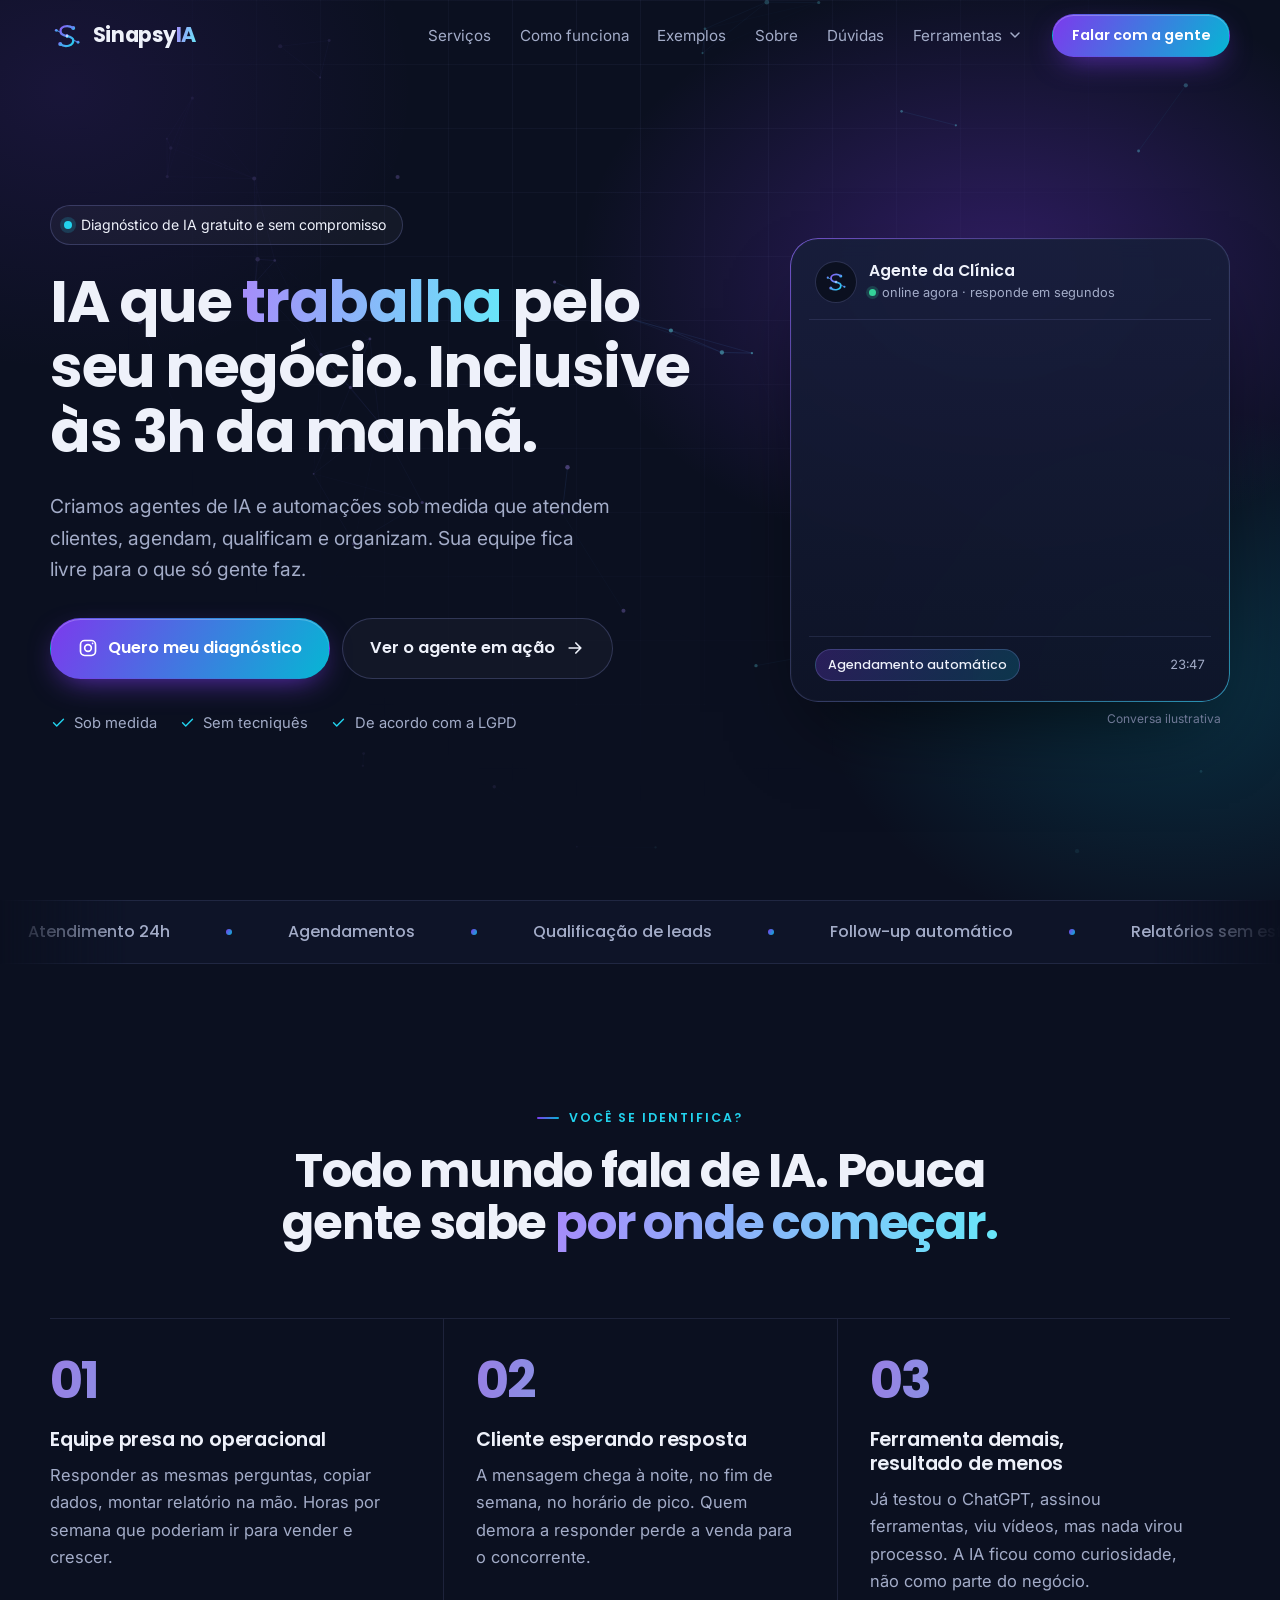
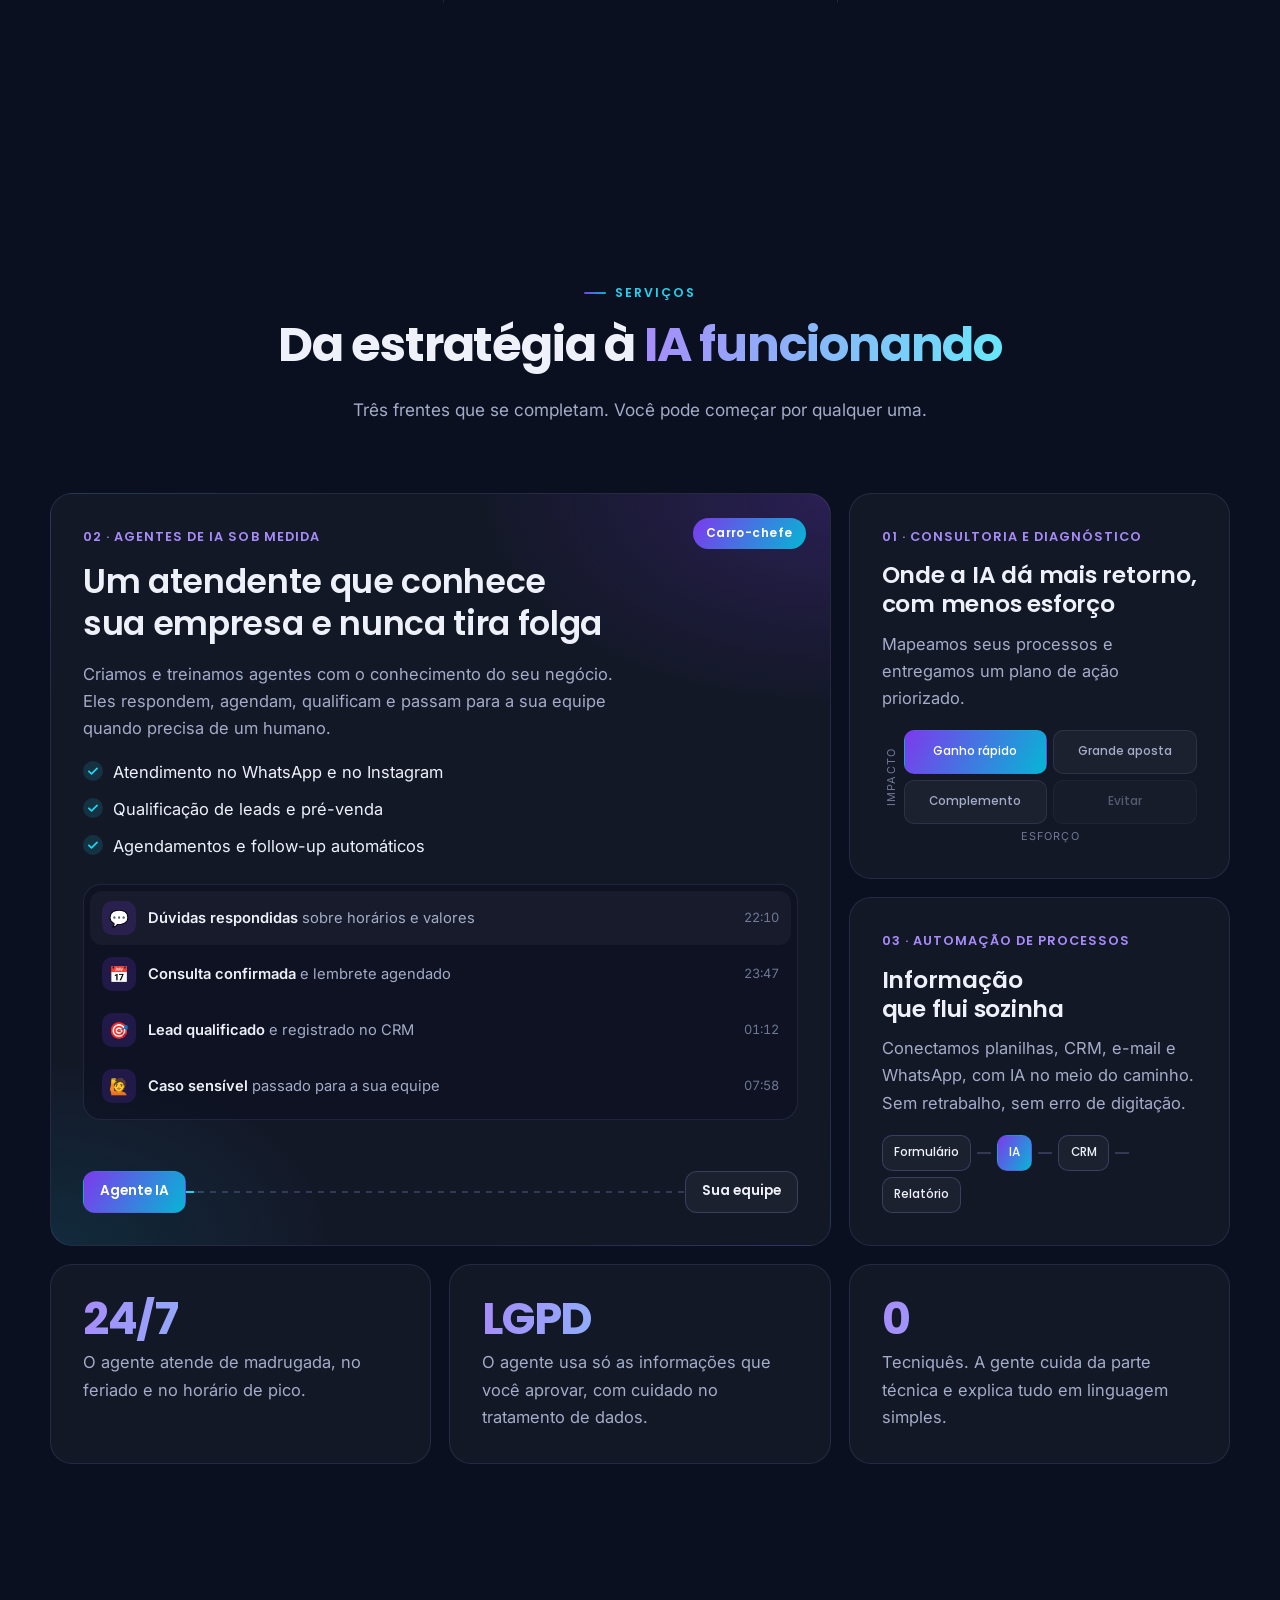
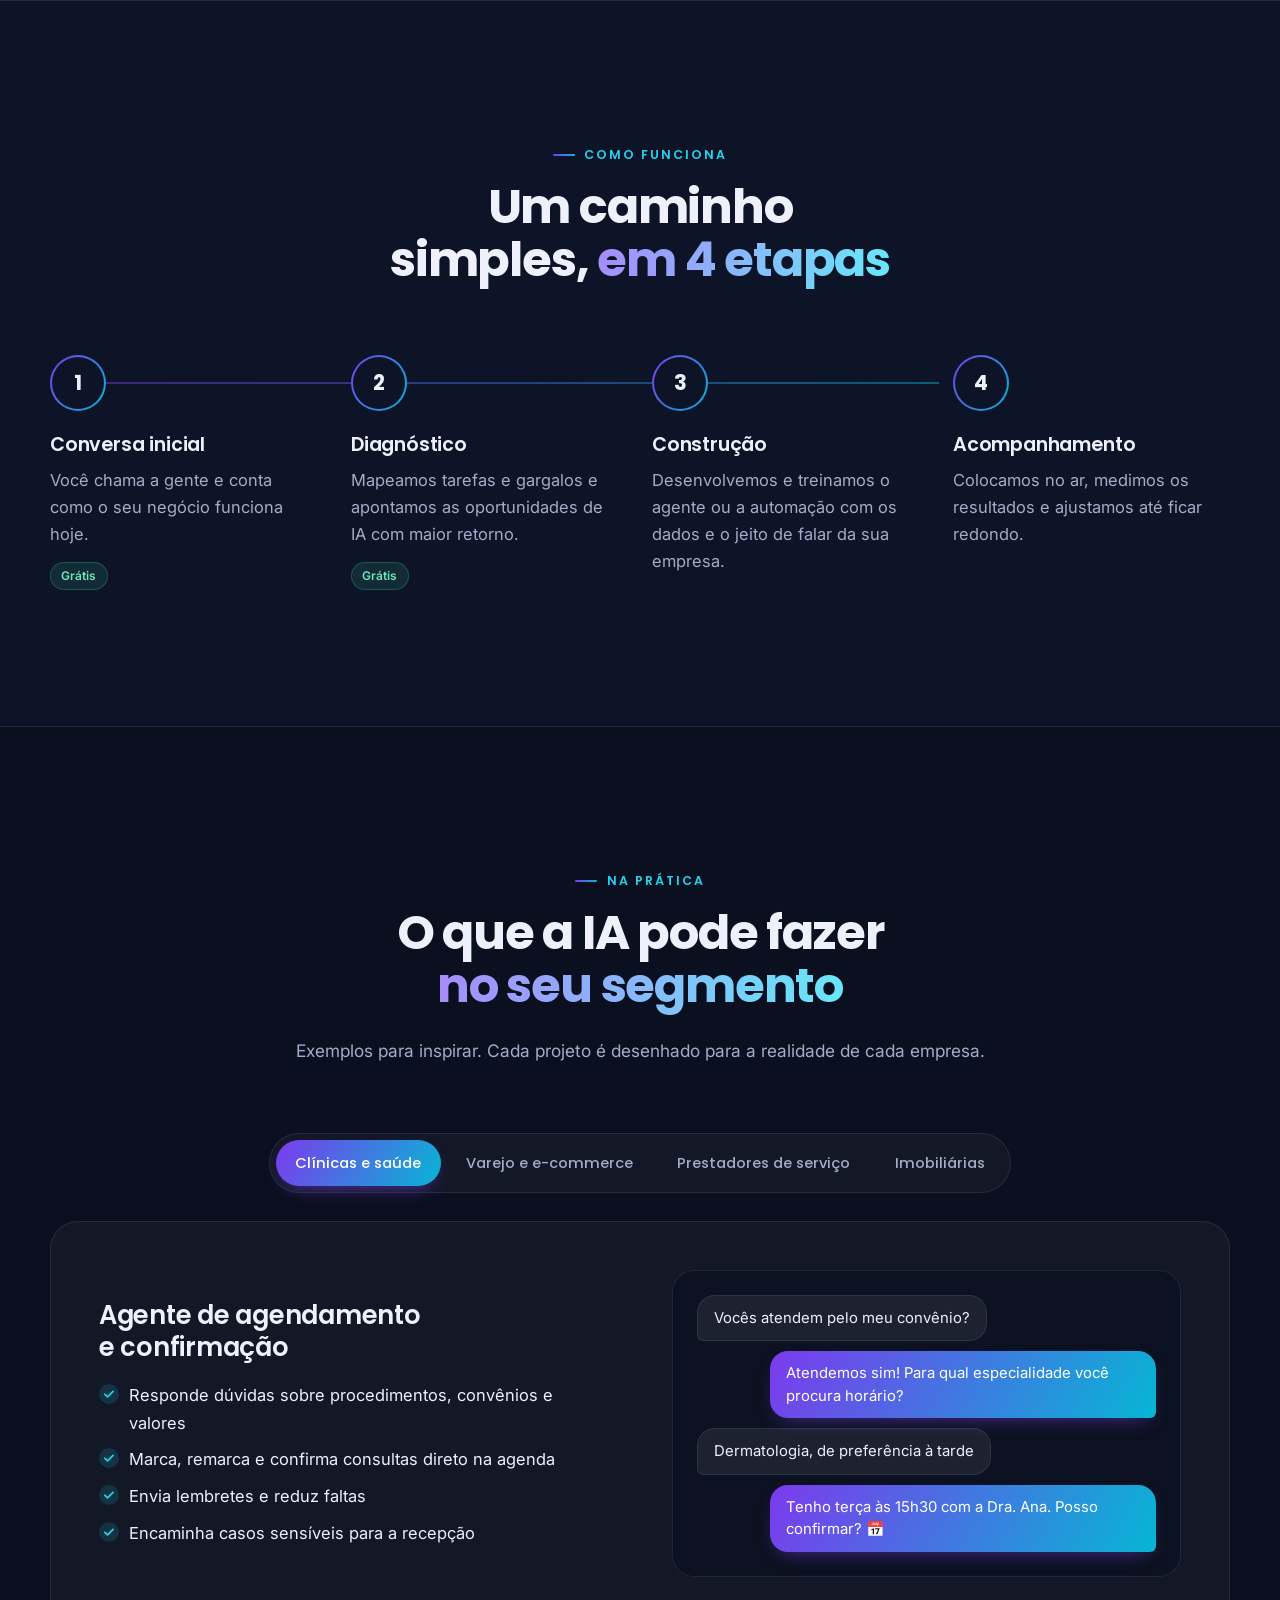
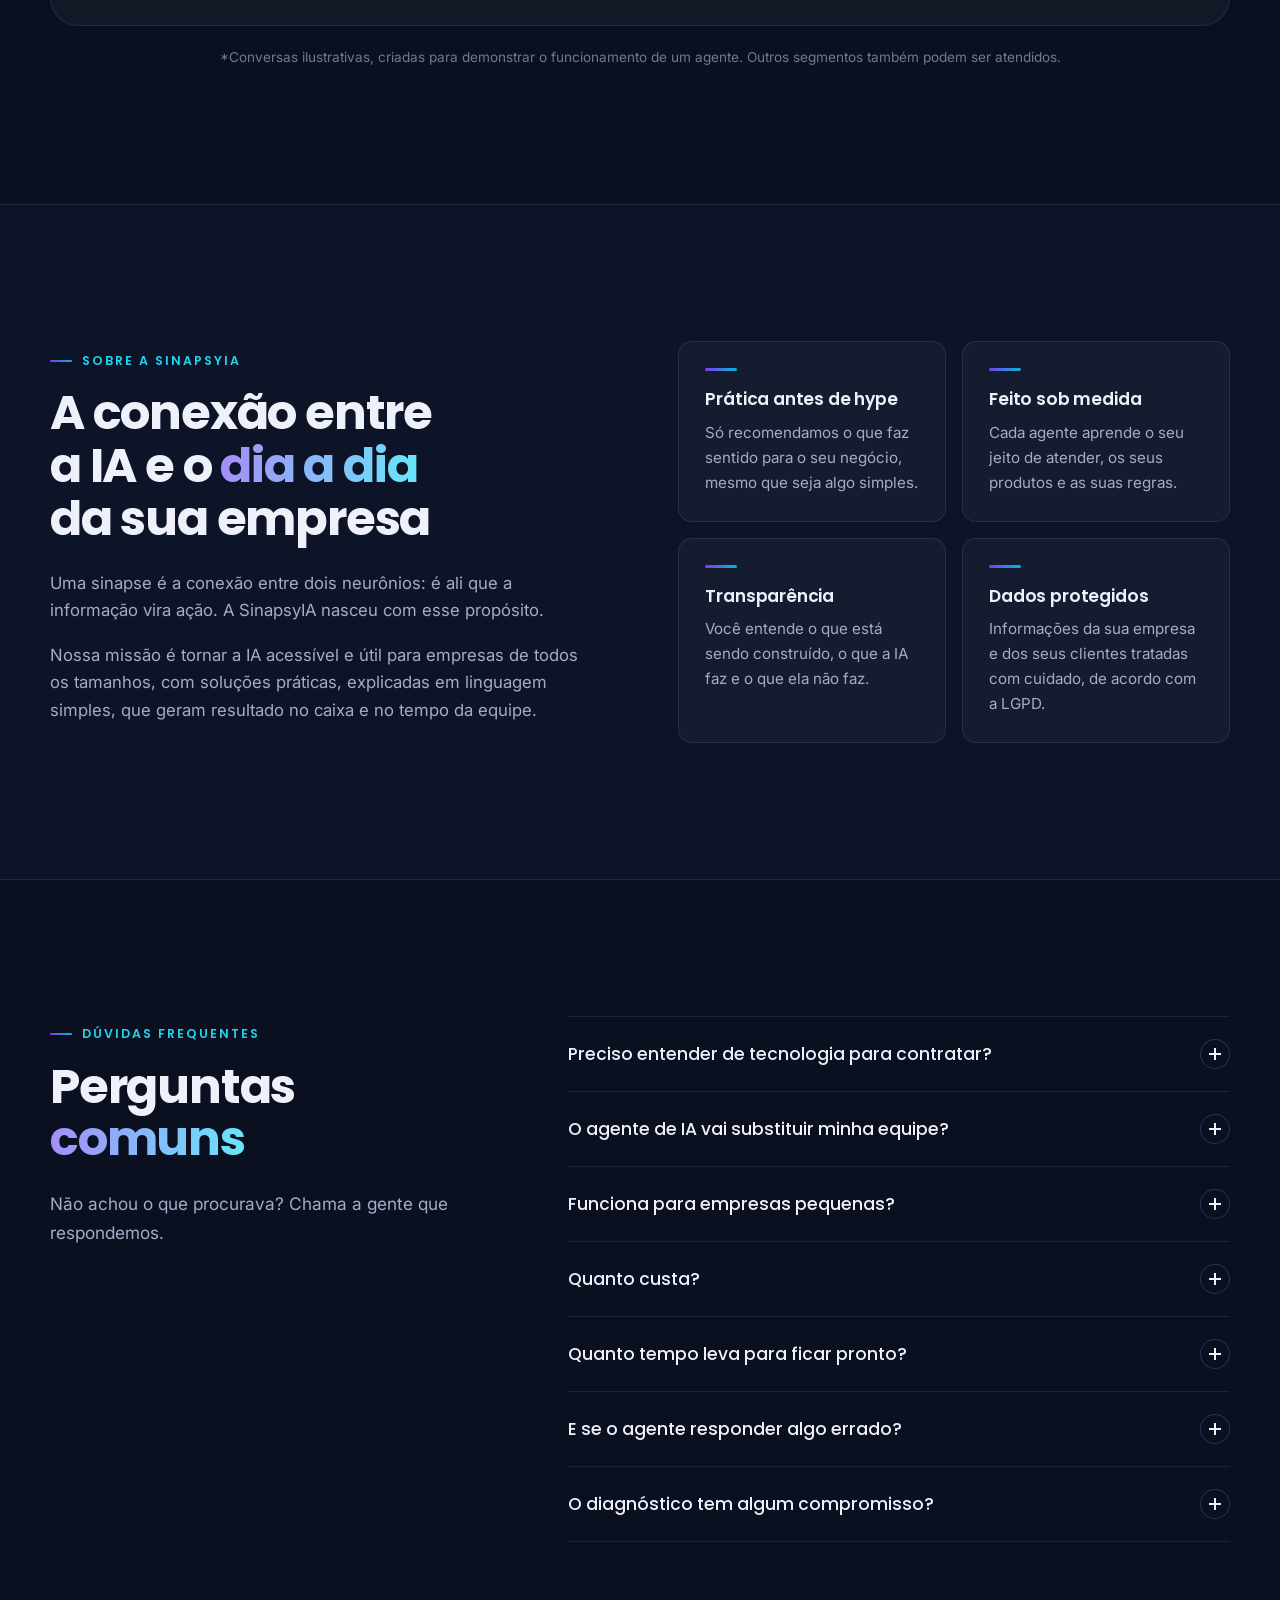
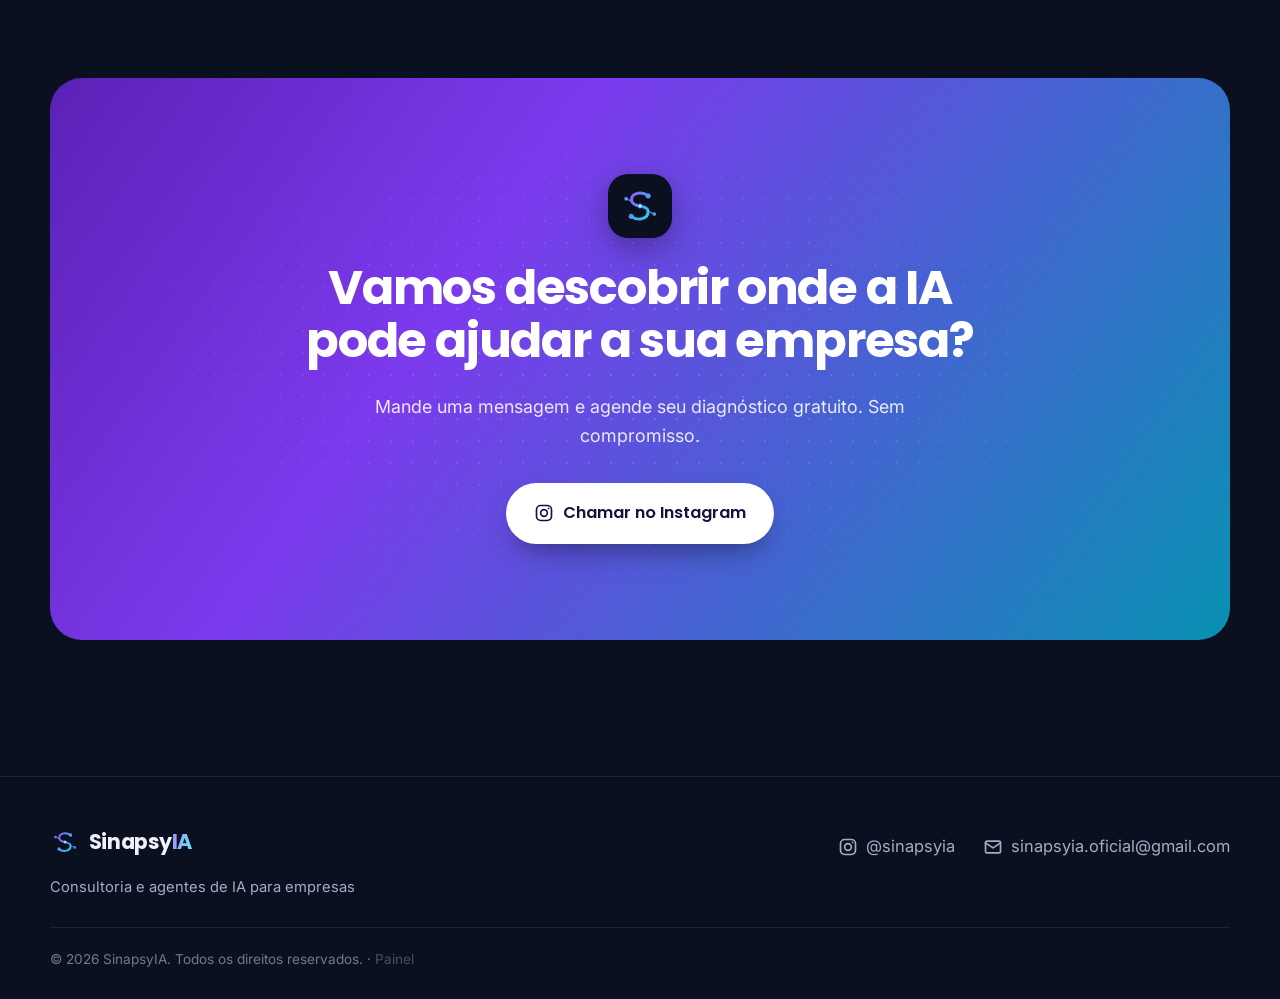
<file: index.html>
<!doctype html>
<html lang="pt-BR">
<head>
  <meta charset="utf-8">
  <meta name="viewport" content="width=device-width, initial-scale=1">
  <title>SinapsyIA | Agentes de IA para empresas</title>
  <meta name="description" content="A SinapsyIA coloca a inteligência artificial para trabalhar no seu negócio: diagnóstico de IA gratuito, agentes de IA sob medida e automação de processos.">
  <meta name="theme-color" content="#0B1020">

  <!-- Compartilhamento (WhatsApp, Instagram, LinkedIn) -->
  <meta property="og:type" content="website">
  <meta property="og:title" content="SinapsyIA | Agentes de IA para empresas">
  <meta property="og:description" content="Diagnóstico de IA gratuito, agentes sob medida e automação de processos para o seu negócio.">
  <!-- Se o seu usuário do GitHub não for "sinapsyia", troque o endereço abaixo -->
  <meta property="og:url" content="https://sinapsyia.github.io/">
  <meta property="og:image" content="https://sinapsyia.github.io/assets/og-image.png">
  <meta property="og:locale" content="pt_BR">

  <link rel="icon" type="image/svg+xml" href="assets/logo-mark.svg">
  <link rel="preconnect" href="https://fonts.googleapis.com">
  <link rel="preconnect" href="https://fonts.gstatic.com" crossorigin>
  <link href="https://fonts.googleapis.com/css2?family=Inter:wght@400;500;600&family=Poppins:wght@500;600;700;800&display=swap" rel="stylesheet">
  <link rel="stylesheet" href="styles.css">
</head>
<body>

  <a class="skip" href="#conteudo">Pular para o conteúdo</a>

  <!-- Ícones reutilizáveis -->
  <svg width="0" height="0" style="position:absolute" aria-hidden="true">
    <symbol id="i-wa" viewBox="0 0 24 24"><path fill="currentColor" stroke="none" d="M12 2.2A9.8 9.8 0 0 0 3.6 17l-1.3 4.8 4.9-1.3A9.8 9.8 0 1 0 12 2.2Zm0 17.9c-1.5 0-3-.4-4.2-1.2l-.3-.2-2.9.8.8-2.8-.2-.3A8.1 8.1 0 1 1 12 20.1Zm4.5-6.1c-.2-.1-1.5-.7-1.7-.8-.2-.1-.4-.1-.6.1l-.8 1c-.1.2-.3.2-.5.1a6.6 6.6 0 0 1-3.3-2.9c-.2-.4.2-.4.7-1.3.1-.2 0-.3 0-.4l-.8-1.8c-.2-.5-.4-.4-.6-.4h-.5c-.2 0-.4.1-.7.3-.2.3-.9.9-.9 2.2s.9 2.5 1 2.7c.1.2 1.8 2.8 4.4 3.9 1.6.7 2.3.8 3.1.6.5-.1 1.5-.6 1.7-1.2.2-.6.2-1.1.2-1.2-.1-.1-.3-.2-.5-.3Z"/></symbol>
    <symbol id="i-ig" viewBox="0 0 24 24"><rect x="3" y="3" width="18" height="18" rx="5"/><circle cx="12" cy="12" r="4"/><circle cx="17.5" cy="6.5" r="1" fill="currentColor" stroke="none"/></symbol>
    <symbol id="i-arrow" viewBox="0 0 24 24"><path d="M5 12h14M13 6l6 6-6 6"/></symbol>
    <symbol id="i-check" viewBox="0 0 24 24"><path d="m5 12.5 4.5 4.5L19 7.5"/></symbol>
    <symbol id="i-mail" viewBox="0 0 24 24"><rect x="3" y="5" width="18" height="14" rx="2"/><path d="m3 7 9 6 9-6"/></symbol>
  </svg>

  <!-- ===== CABEÇALHO ===== -->
  <header class="header" id="topo">
    <div class="container header__inner">
      <a href="#topo" class="brand" aria-label="SinapsyIA, início">
        <img src="assets/logo-mark.svg" alt="" width="34" height="34">
        <span>Sinapsy<b class="grad-text">IA</b></span>
      </a>

      <nav class="nav" id="nav" aria-label="Principal">
        <a href="#servicos">Serviços</a>
        <a href="#como-funciona">Como funciona</a>
        <a href="#exemplos">Exemplos</a>
        <a href="#sobre">Sobre</a>
        <a href="#faq">Dúvidas</a>
        <!-- Ferramentas: as 3 páginas com código de acesso (abrem em nova aba) -->
        <div class="tools" id="tools">
          <button type="button" class="tools__btn" id="toolsBtn" aria-expanded="false" aria-controls="toolsMenu">
            Ferramentas
            <svg class="tools__chev" viewBox="0 0 24 24" aria-hidden="true"><path d="m6 9 6 6 6-6"/></svg>
          </button>
          <div class="tools__menu" id="toolsMenu">
            <a class="tools__item" href="onboarding/" target="_blank" rel="noopener">
              <span class="tools__t">Onboarding</span>
              <span class="tools__s">Para clientes: dados para começar o projeto</span>
            </a>
            <a class="tools__item" href="diagnostico/" target="_blank" rel="noopener">
              <span class="tools__t">Diagnóstico de IA</span>
              <span class="tools__s">Descubra onde a IA ajuda o seu negócio</span>
            </a>
            <a class="tools__item" href="criar-app/" target="_blank" rel="noopener">
              <span class="tools__t">Criação de App</span>
              <span class="tools__s">Crie o aplicativo da sua empresa</span>
            </a>
          </div>
        </div>
        <a href="https://ig.me/m/sinapsyia" target="_blank" rel="noopener" class="btn btn--sm btn--primary nav__cta" data-contact>
          Falar com a gente
        </a>
      </nav>

      <button class="menu-btn" id="menuBtn" aria-label="Abrir menu" aria-expanded="false" aria-controls="nav">
        <span></span><span></span><span></span>
      </button>
    </div>
  </header>

  <main id="conteudo">

    <!-- ===== HERO ===== -->
    <section class="hero">
      <canvas id="synapse" aria-hidden="true"></canvas>
      <div class="hero__glow" aria-hidden="true"></div>

      <div class="container hero__inner">
        <div class="hero__copy">
          <p class="pill reveal"><span class="pill__dot"></span>Diagnóstico de IA gratuito e sem compromisso</p>
          <h1 class="reveal">IA que <span class="grad-text">trabalha</span> pelo seu negócio. Inclusive às 3h da manhã.</h1>
          <p class="lead reveal">Criamos agentes de IA e automações sob medida que atendem clientes, agendam, qualificam e organizam. Sua equipe fica livre para o que só gente faz.</p>
          <div class="hero__ctas reveal">
            <a href="https://ig.me/m/sinapsyia" target="_blank" rel="noopener" class="btn btn--primary btn--lg" data-contact>
              <svg class="ico" data-contact-icon><use href="#i-ig"/></svg>
              Quero meu diagnóstico
            </a>
            <a href="#exemplos" class="btn btn--ghost btn--lg">
              Ver o agente em ação
              <svg class="ico"><use href="#i-arrow"/></svg>
            </a>
          </div>
          <ul class="hero__chips reveal" aria-label="Diferenciais">
            <li><svg class="ico"><use href="#i-check"/></svg>Sob medida</li>
            <li><svg class="ico"><use href="#i-check"/></svg>Sem tecniquês</li>
            <li><svg class="ico"><use href="#i-check"/></svg>De acordo com a LGPD</li>
          </ul>
        </div>

        <!-- Demo do agente -->
        <div class="demo reveal" aria-label="Demonstração ilustrativa de um agente de IA atendendo um cliente">
          <div class="demo__bar">
            <div class="demo__avatar"><img src="assets/logo-mark.svg" alt="" width="26" height="26"></div>
            <div>
              <p class="demo__name" id="demoName">Agente da Clínica</p>
              <p class="demo__status"><span class="dot-live"></span>online agora · responde em segundos</p>
            </div>
          </div>
          <div class="demo__body" id="demoBody" aria-live="off">
            <p class="msg msg--in">Oi! Tem horário pra limpeza de pele essa semana?</p>
            <p class="msg msg--out">Olá! 😊 Temos quinta às 14h ou sexta às 10h. Qual fica melhor?</p>
            <p class="msg msg--in">Sexta às 10h</p>
            <p class="msg msg--out">Prontinho, agendado! Te mando um lembrete na véspera ✅</p>
          </div>
          <div class="demo__foot">
            <span class="demo__tag" id="demoTag">Agendamento automático</span>
            <span class="demo__time">23:47</span>
          </div>
          <p class="demo__note">Conversa ilustrativa</p>
        </div>
      </div>
    </section>

    <!-- ===== FAIXA ===== -->
    <div class="ticker" aria-hidden="true">
      <div class="ticker__track">
        <span>Atendimento 24h</span><span>Agendamentos</span><span>Qualificação de leads</span><span>Follow-up automático</span><span>Relatórios sem esforço</span><span>WhatsApp e Instagram</span><span>Integração com CRM</span><span>Planilhas que se preenchem sozinhas</span>
        <span>Atendimento 24h</span><span>Agendamentos</span><span>Qualificação de leads</span><span>Follow-up automático</span><span>Relatórios sem esforço</span><span>WhatsApp e Instagram</span><span>Integração com CRM</span><span>Planilhas que se preenchem sozinhas</span>
      </div>
    </div>

    <!-- ===== PROBLEMA ===== -->
    <section class="section" id="problema">
      <div class="container">
        <div class="section__head reveal">
          <p class="eyebrow">Você se identifica?</p>
          <h2>Todo mundo fala de IA. Pouca gente sabe <span class="grad-text">por onde começar.</span></h2>
        </div>
        <div class="pains">
          <article class="pain reveal">
            <span class="pain__n">01</span>
            <h3>Equipe presa no operacional</h3>
            <p>Responder as mesmas perguntas, copiar dados, montar relatório na mão. Horas por semana que poderiam ir para vender e crescer.</p>
          </article>
          <article class="pain reveal">
            <span class="pain__n">02</span>
            <h3>Cliente esperando resposta</h3>
            <p>A mensagem chega à noite, no fim de semana, no horário de pico. Quem demora a responder perde a venda para o concorrente.</p>
          </article>
          <article class="pain reveal">
            <span class="pain__n">03</span>
            <h3>Ferramenta demais, resultado de menos</h3>
            <p>Já testou o ChatGPT, assinou ferramentas, viu vídeos, mas nada virou processo. A IA ficou como curiosidade, não como parte do negócio.</p>
          </article>
        </div>
      </div>
    </section>

    <!-- ===== SERVIÇOS (BENTO) ===== -->
    <section class="section" id="servicos">
      <div class="container">
        <div class="section__head reveal">
          <p class="eyebrow">Serviços</p>
          <h2>Da estratégia à <span class="grad-text">IA funcionando</span></h2>
          <p class="section__sub">Três frentes que se completam. Você pode começar por qualquer uma.</p>
        </div>

        <div class="bento">
          <!-- Agentes -->
          <article class="tile tile--agents reveal">
            <span class="badge">Carro-chefe</span>
            <p class="tile__kicker">02 · Agentes de IA sob medida</p>
            <h3>Um atendente que conhece sua empresa e nunca tira folga</h3>
            <p>Criamos e treinamos agentes com o conhecimento do seu negócio. Eles respondem, agendam, qualificam e passam para a sua equipe quando precisa de um humano.</p>
            <ul class="checks">
              <li><svg class="ico"><use href="#i-check"/></svg>Atendimento no WhatsApp e no Instagram</li>
              <li><svg class="ico"><use href="#i-check"/></svg>Qualificação de leads e pré-venda</li>
              <li><svg class="ico"><use href="#i-check"/></svg>Agendamentos e follow-up automáticos</li>
            </ul>
            <ul class="feed" aria-label="Exemplo ilustrativo do que um agente faz numa noite">
              <li><span class="feed__ico">💬</span><span><b>Dúvidas respondidas</b> sobre horários e valores</span><time>22:10</time></li>
              <li><span class="feed__ico">📅</span><span><b>Consulta confirmada</b> e lembrete agendado</span><time>23:47</time></li>
              <li><span class="feed__ico">🎯</span><span><b>Lead qualificado</b> e registrado no CRM</span><time>01:12</time></li>
              <li><span class="feed__ico">🙋</span><span><b>Caso sensível</b> passado para a sua equipe</span><time>07:58</time></li>
            </ul>
            <div class="handoff" aria-hidden="true">
              <span class="handoff__node handoff__node--ai">Agente IA</span>
              <span class="handoff__line"></span>
              <span class="handoff__node">Sua equipe</span>
            </div>
          </article>

          <!-- Diagnóstico -->
          <article class="tile tile--diag reveal">
            <p class="tile__kicker">01 · Consultoria e diagnóstico</p>
            <h3>Onde a IA dá mais retorno, com menos esforço</h3>
            <p>Mapeamos seus processos e entregamos um plano de ação priorizado.</p>
            <div class="matrix" aria-label="Matriz impacto por esforço">
              <span class="matrix__cell matrix__cell--win">Ganho rápido</span>
              <span class="matrix__cell">Grande aposta</span>
              <span class="matrix__cell">Complemento</span>
              <span class="matrix__cell matrix__cell--off">Evitar</span>
              <span class="matrix__y">Impacto</span>
              <span class="matrix__x">Esforço</span>
            </div>
          </article>

          <!-- Automação -->
          <article class="tile tile--auto reveal">
            <p class="tile__kicker">03 · Automação de processos</p>
            <h3>Informação que flui sozinha</h3>
            <p>Conectamos planilhas, CRM, e-mail e WhatsApp, com IA no meio do caminho. Sem retrabalho, sem erro de digitação.</p>
            <div class="flow" aria-hidden="true">
              <span>Formulário</span><i></i><span class="flow__ai">IA</span><i></i><span>CRM</span><i></i><span>Relatório</span>
            </div>
          </article>

          <!-- Pequenos -->
          <article class="tile tile--stat reveal">
            <p class="stat">24/7</p>
            <p>O agente atende de madrugada, no feriado e no horário de pico.</p>
          </article>
          <article class="tile tile--stat reveal">
            <p class="stat">LGPD</p>
            <p>O agente usa só as informações que você aprovar, com cuidado no tratamento de dados.</p>
          </article>
          <article class="tile tile--stat reveal">
            <p class="stat">0</p>
            <p>Tecniquês. A gente cuida da parte técnica e explica tudo em linguagem simples.</p>
          </article>
        </div>
      </div>
    </section>

    <!-- ===== COMO FUNCIONA ===== -->
    <section class="section section--band" id="como-funciona">
      <div class="container">
        <div class="section__head reveal">
          <p class="eyebrow">Como funciona</p>
          <h2>Um caminho simples, <span class="grad-text">em 4 etapas</span></h2>
        </div>

        <ol class="steps">
          <li class="step reveal">
            <span class="step__n">1</span>
            <h3>Conversa inicial</h3>
            <p>Você chama a gente e conta como o seu negócio funciona hoje.</p>
            <span class="step__tag">Grátis</span>
          </li>
          <li class="step reveal">
            <span class="step__n">2</span>
            <h3>Diagnóstico</h3>
            <p>Mapeamos tarefas e gargalos e apontamos as oportunidades de IA com maior retorno.</p>
            <span class="step__tag">Grátis</span>
          </li>
          <li class="step reveal">
            <span class="step__n">3</span>
            <h3>Construção</h3>
            <p>Desenvolvemos e treinamos o agente ou a automação com os dados e o jeito de falar da sua empresa.</p>
          </li>
          <li class="step reveal">
            <span class="step__n">4</span>
            <h3>Acompanhamento</h3>
            <p>Colocamos no ar, medimos os resultados e ajustamos até ficar redondo.</p>
          </li>
        </ol>
      </div>
    </section>

    <!-- ===== EXEMPLOS ===== -->
    <section class="section" id="exemplos">
      <div class="container">
        <div class="section__head reveal">
          <p class="eyebrow">Na prática</p>
          <h2>O que a IA pode fazer <span class="grad-text">no seu segmento</span></h2>
          <p class="section__sub">Exemplos para inspirar. Cada projeto é desenhado para a realidade de cada empresa.</p>
        </div>

        <div class="tabs reveal" role="tablist" aria-label="Segmentos">
          <button role="tab" aria-selected="true" aria-controls="tab-saude" id="t-saude">Clínicas e saúde</button>
          <button role="tab" aria-selected="false" aria-controls="tab-varejo" id="t-varejo" tabindex="-1">Varejo e e-commerce</button>
          <button role="tab" aria-selected="false" aria-controls="tab-servicos" id="t-servicos" tabindex="-1">Prestadores de serviço</button>
          <button role="tab" aria-selected="false" aria-controls="tab-imob" id="t-imob" tabindex="-1">Imobiliárias</button>
        </div>

        <div class="tabpanels reveal">
          <div class="tabpanel" role="tabpanel" id="tab-saude" aria-labelledby="t-saude">
            <div class="example">
              <div class="example__text">
                <h3>Agente de agendamento e confirmação</h3>
                <ul class="checks">
                  <li><svg class="ico"><use href="#i-check"/></svg>Responde dúvidas sobre procedimentos, convênios e valores</li>
                  <li><svg class="ico"><use href="#i-check"/></svg>Marca, remarca e confirma consultas direto na agenda</li>
                  <li><svg class="ico"><use href="#i-check"/></svg>Envia lembretes e reduz faltas</li>
                  <li><svg class="ico"><use href="#i-check"/></svg>Encaminha casos sensíveis para a recepção</li>
                </ul>
              </div>
              <div class="chat" aria-label="Exemplo ilustrativo de conversa">
                <p class="msg msg--in">Vocês atendem pelo meu convênio?</p>
                <p class="msg msg--out">Atendemos sim! Para qual especialidade você procura horário?</p>
                <p class="msg msg--in">Dermatologia, de preferência à tarde</p>
                <p class="msg msg--out">Tenho terça às 15h30 com a Dra. Ana. Posso confirmar? 📅</p>
              </div>
            </div>
          </div>

          <div class="tabpanel" role="tabpanel" id="tab-varejo" aria-labelledby="t-varejo" hidden>
            <div class="example">
              <div class="example__text">
                <h3>Vendedor virtual e pós-venda</h3>
                <ul class="checks">
                  <li><svg class="ico"><use href="#i-check"/></svg>Tira dúvidas sobre produtos, tamanhos e prazos de entrega</li>
                  <li><svg class="ico"><use href="#i-check"/></svg>Recomenda produtos com base no que o cliente procura</li>
                  <li><svg class="ico"><use href="#i-check"/></svg>Informa o status do pedido automaticamente</li>
                  <li><svg class="ico"><use href="#i-check"/></svg>Recupera carrinhos abandonados com mensagens personalizadas</li>
                </ul>
              </div>
              <div class="chat" aria-label="Exemplo ilustrativo de conversa">
                <p class="msg msg--in">Esse tênis tem no 40? Chega até sábado em Recife?</p>
                <p class="msg msg--out">Tem sim, no preto e no branco! Comprando hoje, chega até sexta. Quer o link de qual?</p>
                <p class="msg msg--in">Preto!</p>
                <p class="msg msg--out">Aqui está 👉 link do produto. Com o cupom BEMVINDO o frete sai grátis 🚚</p>
              </div>
            </div>
          </div>

          <div class="tabpanel" role="tabpanel" id="tab-servicos" aria-labelledby="t-servicos" hidden>
            <div class="example">
              <div class="example__text">
                <h3>Pré-atendimento e qualificação de clientes</h3>
                <ul class="checks">
                  <li><svg class="ico"><use href="#i-check"/></svg>Entende a necessidade do cliente com perguntas certeiras</li>
                  <li><svg class="ico"><use href="#i-check"/></svg>Gera um pré-orçamento ou envia o portfólio certo</li>
                  <li><svg class="ico"><use href="#i-check"/></svg>Registra tudo no CRM ou planilha automaticamente</li>
                  <li><svg class="ico"><use href="#i-check"/></svg>Passa para você só os clientes prontos para fechar</li>
                </ul>
              </div>
              <div class="chat" aria-label="Exemplo ilustrativo de conversa">
                <p class="msg msg--in">Quanto custa para fazer a contabilidade da minha empresa?</p>
                <p class="msg msg--out">Vou te ajudar! Sua empresa é MEI, Simples Nacional ou outro regime? Tem funcionários?</p>
                <p class="msg msg--in">Simples, com 3 funcionários</p>
                <p class="msg msg--out">Perfeito! Passei seus dados para o especialista, que te envia a proposta hoje até as 17h 📋</p>
              </div>
            </div>
          </div>

          <div class="tabpanel" role="tabpanel" id="tab-imob" aria-labelledby="t-imob" hidden>
            <div class="example">
              <div class="example__text">
                <h3>Atendimento de leads de imóveis</h3>
                <ul class="checks">
                  <li><svg class="ico"><use href="#i-check"/></svg>Responde na hora quem chega pelos anúncios</li>
                  <li><svg class="ico"><use href="#i-check"/></svg>Filtra por região, faixa de preço e tipo de imóvel</li>
                  <li><svg class="ico"><use href="#i-check"/></svg>Envia opções compatíveis com fotos e detalhes</li>
                  <li><svg class="ico"><use href="#i-check"/></svg>Agenda visitas direto na agenda do corretor</li>
                </ul>
              </div>
              <div class="chat" aria-label="Exemplo ilustrativo de conversa">
                <p class="msg msg--in">Vi o anúncio do apartamento de 2 quartos. Ainda está disponível?</p>
                <p class="msg msg--out">Está sim! Separei mais 2 opções parecidas na mesma região. Quer agendar uma visita?</p>
                <p class="msg msg--in">Quero, sábado de manhã</p>
                <p class="msg msg--out">Visita marcada para sábado às 10h com o corretor Lucas. Te envio a localização 📍</p>
              </div>
            </div>
          </div>
        </div>
        <p class="note">*Conversas ilustrativas, criadas para demonstrar o funcionamento de um agente. Outros segmentos também podem ser atendidos.</p>
      </div>
    </section>

    <!-- ===== SOBRE ===== -->
    <section class="section section--band" id="sobre">
      <div class="container about">
        <div class="about__text reveal">
          <p class="eyebrow">Sobre a SinapsyIA</p>
          <h2>A conexão entre a IA e o <span class="grad-text">dia a dia</span> da sua empresa</h2>
          <p>Uma sinapse é a conexão entre dois neurônios: é ali que a informação vira ação. A SinapsyIA nasceu com esse propósito.</p>
          <p>Nossa missão é tornar a IA acessível e útil para empresas de todos os tamanhos, com soluções práticas, explicadas em linguagem simples, que geram resultado no caixa e no tempo da equipe.</p>
        </div>
        <ul class="values">
          <li class="value reveal">
            <h3>Prática antes de hype</h3>
            <p>Só recomendamos o que faz sentido para o seu negócio, mesmo que seja algo simples.</p>
          </li>
          <li class="value reveal">
            <h3>Feito sob medida</h3>
            <p>Cada agente aprende o seu jeito de atender, os seus produtos e as suas regras.</p>
          </li>
          <li class="value reveal">
            <h3>Transparência</h3>
            <p>Você entende o que está sendo construído, o que a IA faz e o que ela não faz.</p>
          </li>
          <li class="value reveal">
            <h3>Dados protegidos</h3>
            <p>Informações da sua empresa e dos seus clientes tratadas com cuidado, de acordo com a LGPD.</p>
          </li>
        </ul>
      </div>
    </section>

    <!-- ===== FAQ ===== -->
    <section class="section" id="faq">
      <div class="container faq-wrap">
        <div class="section__head section__head--left reveal">
          <p class="eyebrow">Dúvidas frequentes</p>
          <h2>Perguntas <span class="grad-text">comuns</span></h2>
          <p class="section__sub">Não achou o que procurava? Chama a gente que respondemos.</p>
        </div>

        <div class="faq">
          <details class="reveal">
            <summary>Preciso entender de tecnologia para contratar?</summary>
            <p>Não. A gente cuida da parte técnica e explica tudo em linguagem simples. Você só precisa conhecer bem o seu negócio, e isso você já conhece.</p>
          </details>
          <details class="reveal">
            <summary>O agente de IA vai substituir minha equipe?</summary>
            <p>A ideia é tirar da equipe as tarefas repetitivas para que as pessoas foquem no que exige atenção humana: negociar, resolver casos complexos e cuidar do cliente. O agente sempre pode passar o atendimento para uma pessoa.</p>
          </details>
          <details class="reveal">
            <summary>Funciona para empresas pequenas?</summary>
            <p>Sim. Muitas vezes é nas pequenas empresas que a IA faz mais diferença, porque cada hora economizada conta. Começamos pelo que traz mais retorno com menor investimento.</p>
          </details>
          <details class="reveal">
            <summary>Quanto custa?</summary>
            <p>Depende do tamanho e da complexidade do projeto. Por isso começamos com um diagnóstico gratuito: entendemos sua necessidade e enviamos uma proposta sob medida, sem surpresas.</p>
          </details>
          <details class="reveal">
            <summary>Quanto tempo leva para ficar pronto?</summary>
            <p>Projetos mais simples podem ficar prontos em poucas semanas. Depois do diagnóstico, você recebe um cronograma claro com cada etapa.</p>
          </details>
          <details class="reveal">
            <summary>E se o agente responder algo errado?</summary>
            <p>O agente é treinado só com as informações que você aprova e segue regras definidas junto com você. Durante o acompanhamento, revisamos as conversas e fazemos ajustes contínuos.</p>
          </details>
          <details class="reveal">
            <summary>O diagnóstico tem algum compromisso?</summary>
            <p>Não. A conversa inicial e o diagnóstico são gratuitos e sem compromisso.</p>
          </details>
        </div>
      </div>
    </section>

    <!-- ===== CTA FINAL ===== -->
    <section class="section section--cta" id="contato">
      <div class="container">
        <div class="cta reveal">
          <img src="assets/logo-mark.svg" alt="" width="64" height="64" class="cta__mark">
          <h2>Vamos descobrir onde a IA pode ajudar a sua empresa?</h2>
          <p>Mande uma mensagem e agende seu diagnóstico gratuito. Sem compromisso.</p>
          <div class="cta__btns">
            <a href="#" target="_blank" rel="noopener" class="btn btn--light btn--lg" data-whatsapp hidden>
              <svg class="ico ico--fill"><use href="#i-wa"/></svg>
              Chamar no WhatsApp
            </a>
            <a href="https://ig.me/m/sinapsyia" target="_blank" rel="noopener" class="btn btn--lg btn--glass" data-ig-cta>
              <svg class="ico"><use href="#i-ig"/></svg>
              Chamar no Instagram
            </a>
          </div>
        </div>
      </div>
    </section>

  </main>

  <!-- ===== RODAPÉ ===== -->
  <footer class="footer">
    <div class="container footer__inner">
      <div>
        <a href="#topo" class="brand">
          <img src="assets/logo-mark.svg" alt="" width="30" height="30">
          <span>Sinapsy<b class="grad-text">IA</b></span>
        </a>
        <p class="footer__tag">Consultoria e agentes de IA para empresas</p>
      </div>
      <ul class="footer__links">
        <li data-whatsapp-item hidden>
          <a href="#" target="_blank" rel="noopener" data-whatsapp>
            <svg class="ico ico--fill"><use href="#i-wa"/></svg>
            WhatsApp
          </a>
        </li>
        <li>
          <a href="https://www.instagram.com/sinapsyia/" target="_blank" rel="noopener">
            <svg class="ico"><use href="#i-ig"/></svg>
            @sinapsyia
          </a>
        </li>
        <li>
          <a href="mailto:sinapsyia.oficial@gmail.com">
            <svg class="ico"><use href="#i-mail"/></svg>
            sinapsyia.oficial@gmail.com
          </a>
        </li>
      </ul>
    </div>
    <div class="container footer__bottom">
      <p>© <span id="ano">2026</span> SinapsyIA. Todos os direitos reservados. · <a href="painel/" style="color:inherit;opacity:.6">Painel</a></p>
    </div>
  </footer>

  <!-- Botão flutuante de WhatsApp (aparece quando o número estiver configurado no script.js) -->
  <a href="#" class="wa-float" target="_blank" rel="noopener" aria-label="Conversar no WhatsApp" data-whatsapp hidden>
    <svg class="ico ico--fill"><use href="#i-wa"/></svg>
  </a>

  <script src="script.js"></script>

  <!-- SquadOS Widget — Widget · Agente de suporte da SinapsyIA -->
  <script async src="https://app.squados.io/widget.js" data-agent="widget-agente-de-suporte-da-sinapsyia-530c7318"></script>
</body>
</html>
</file>
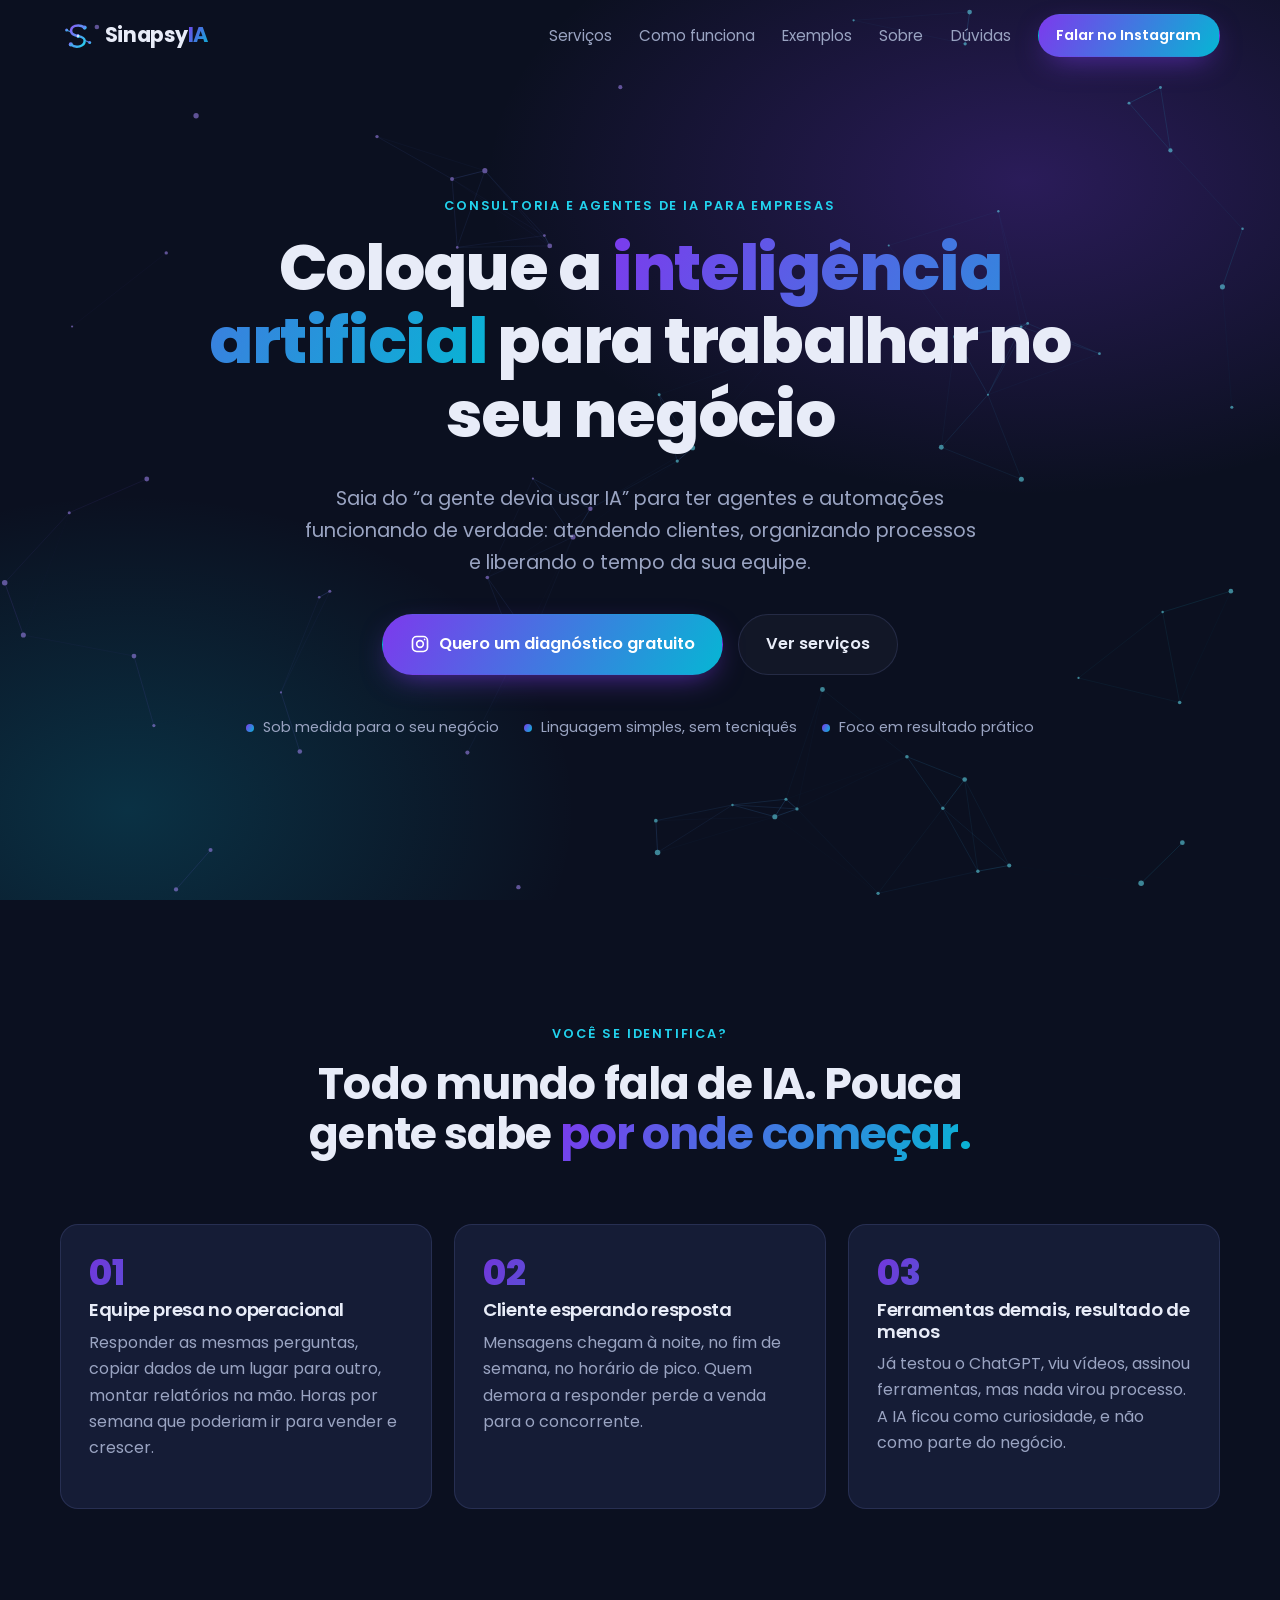
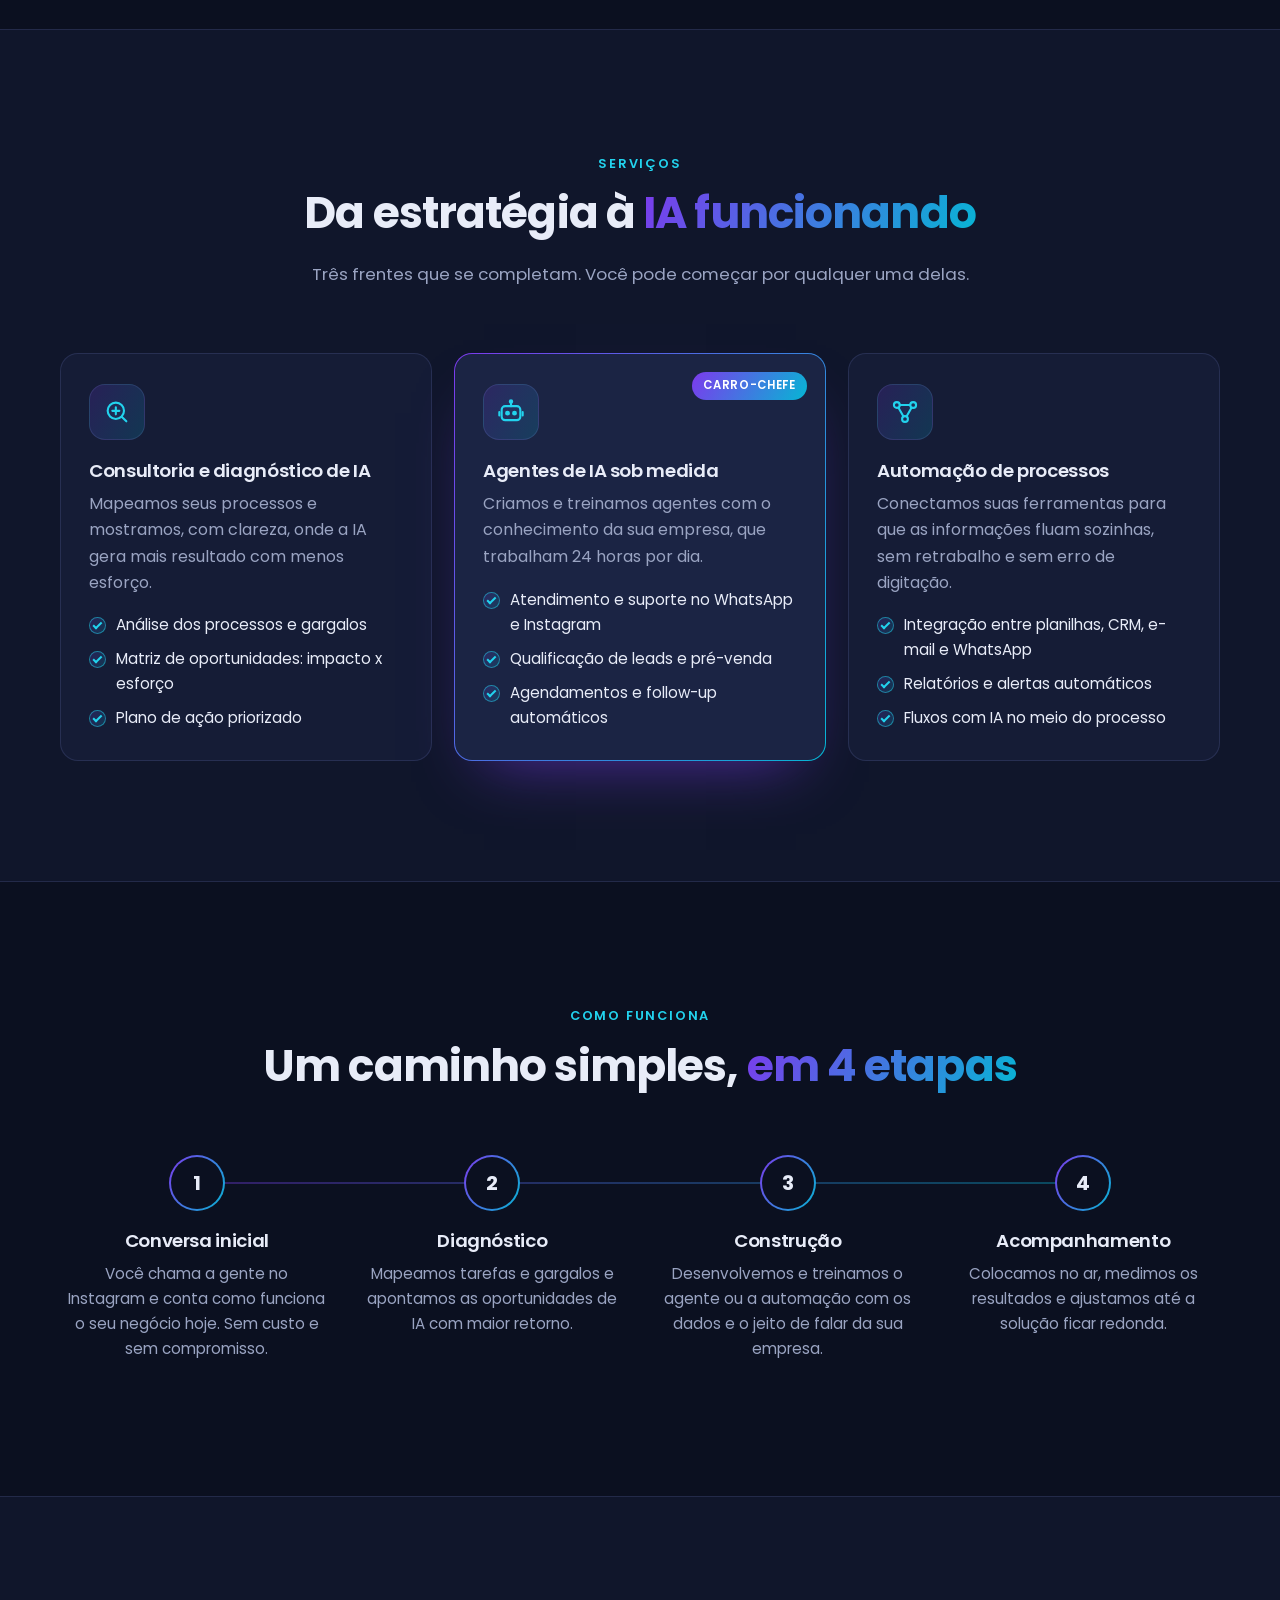
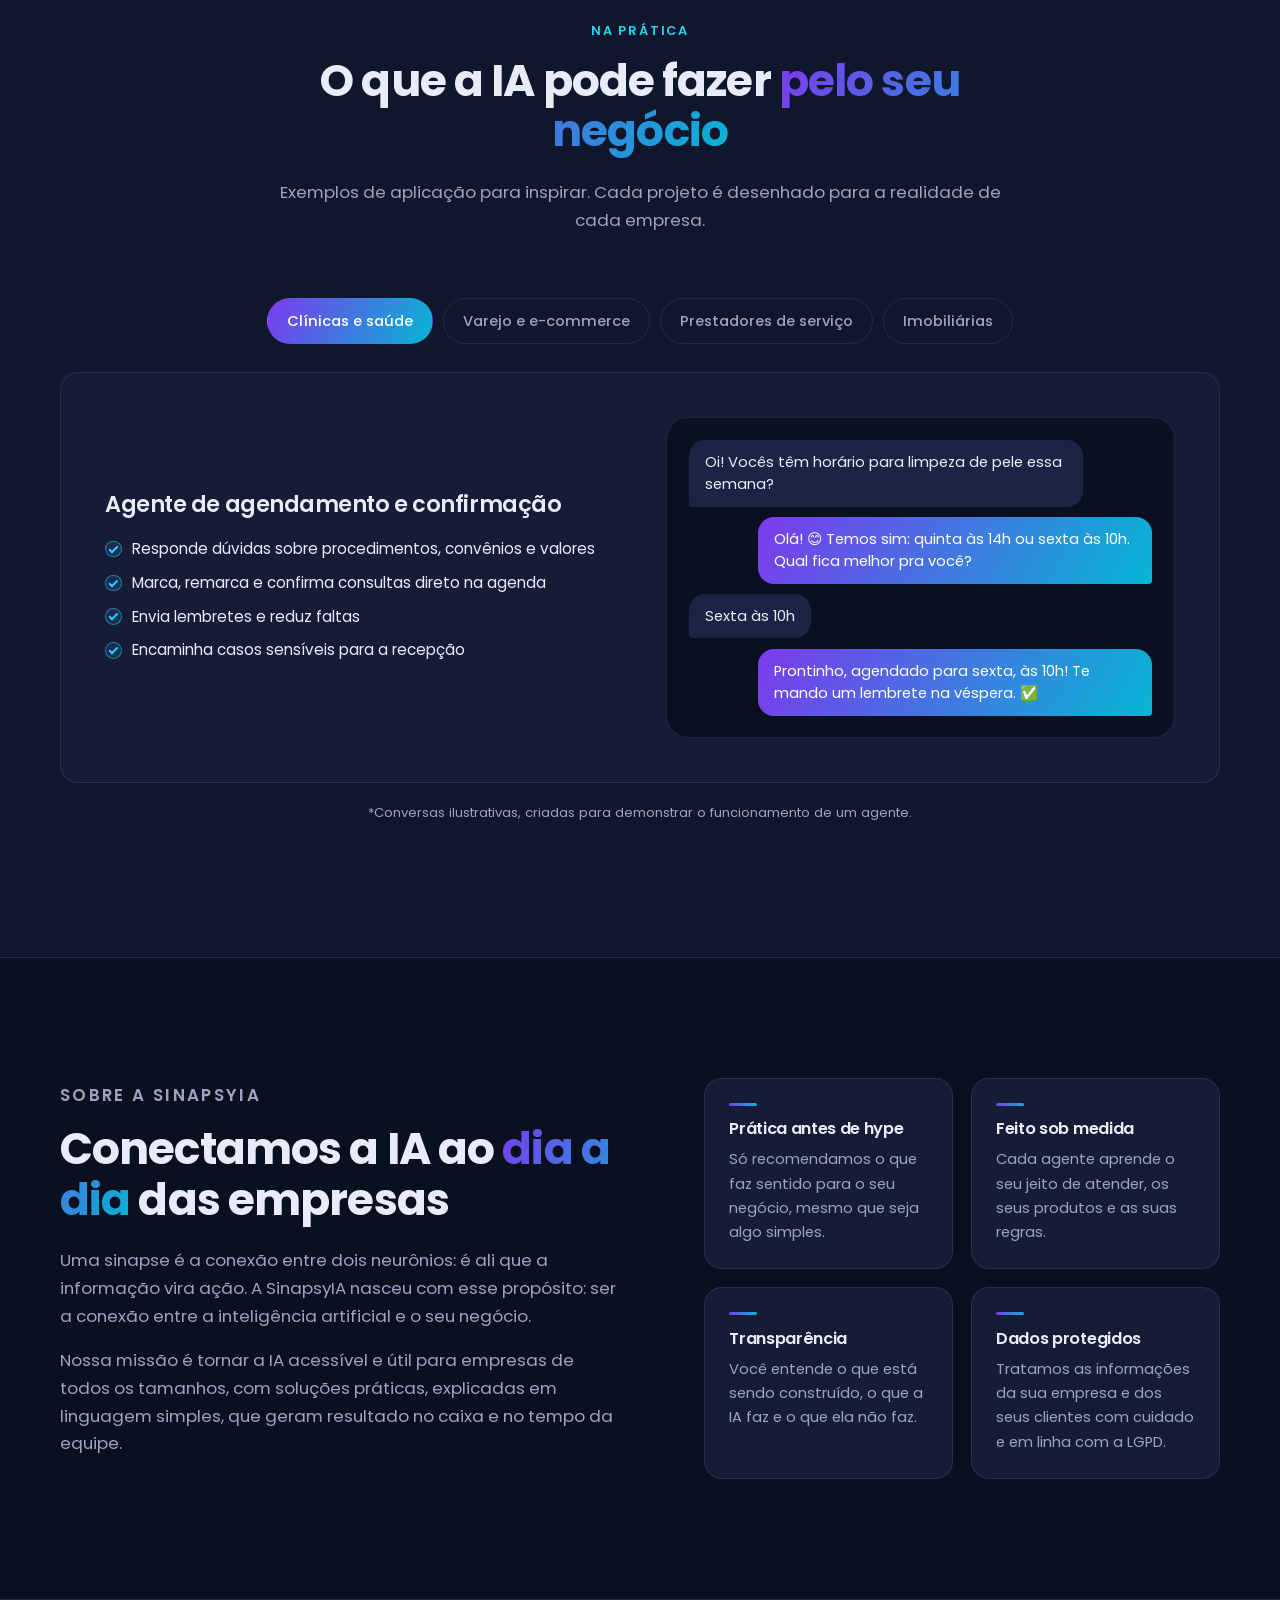
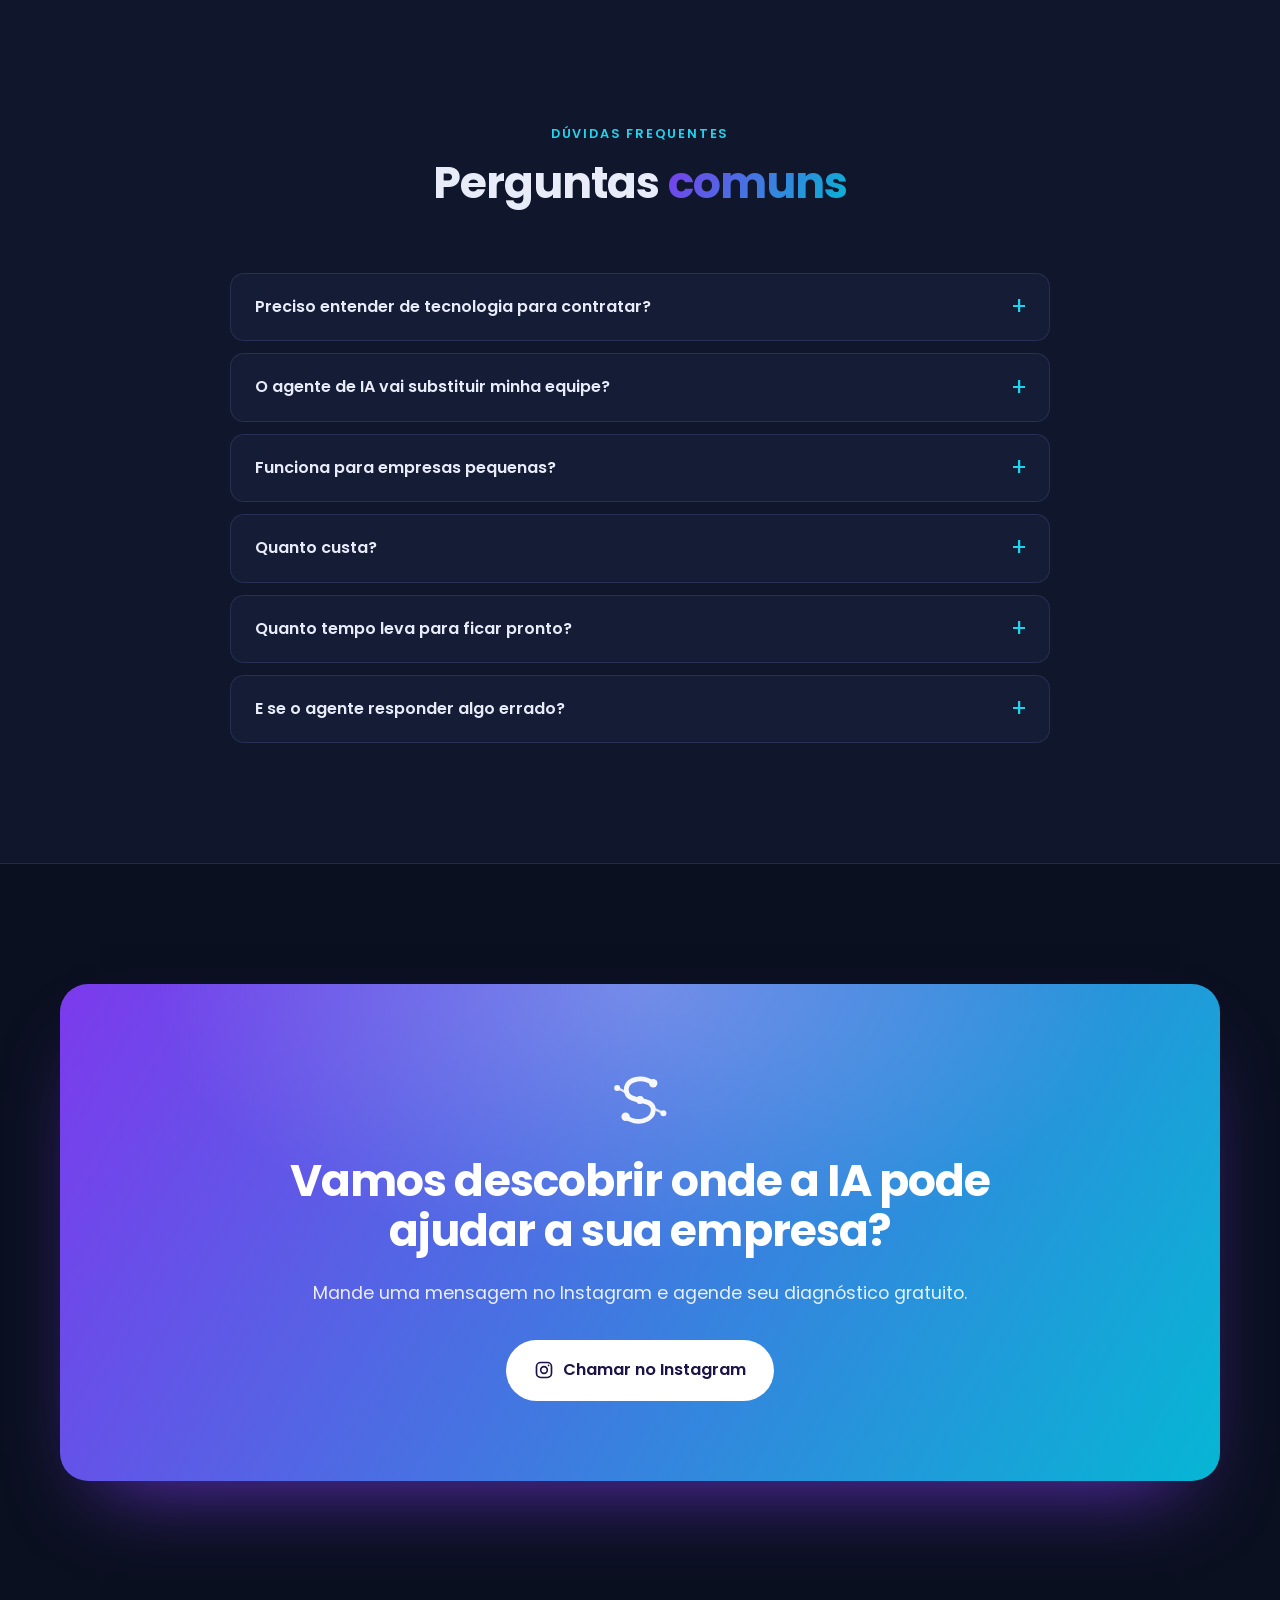
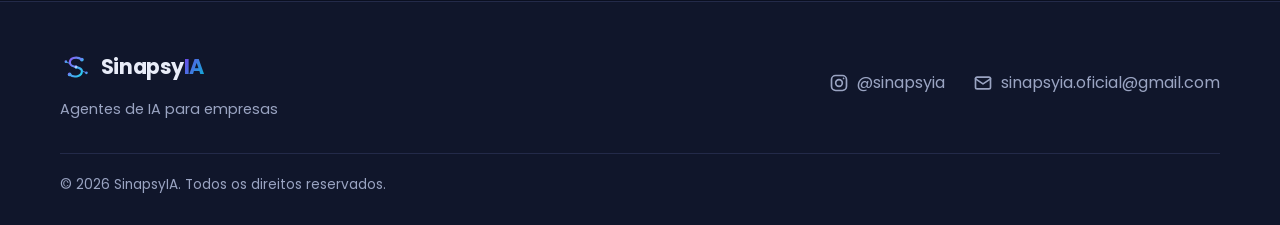
<file: site/index.html>
<!doctype html>
<html lang="pt-BR">
<head>
  <meta charset="utf-8">
  <meta name="viewport" content="width=device-width, initial-scale=1">
  <title>SinapsyIA | Agentes de IA para empresas</title>
  <meta name="description" content="A SinapsyIA ajuda empresas a colocar a inteligência artificial para trabalhar: diagnóstico de IA, agentes de IA sob medida e automação de processos. Fale com a gente no Instagram.">
  <meta name="theme-color" content="#0B1020">

  <!-- Compartilhamento (WhatsApp, Instagram, LinkedIn) -->
  <meta property="og:type" content="website">
  <meta property="og:title" content="SinapsyIA | Agentes de IA para empresas">
  <meta property="og:description" content="Diagnóstico de IA, agentes sob medida e automação de processos para o seu negócio.">
  <!-- Se o seu usuário do GitHub não for "sinapsyia", troque o endereço abaixo -->
  <meta property="og:url" content="https://sinapsyia.github.io/">
  <meta property="og:image" content="https://sinapsyia.github.io/assets/og-image.png">
  <meta property="og:locale" content="pt_BR">

  <link rel="icon" type="image/svg+xml" href="assets/logo-mark.svg">
  <link rel="preconnect" href="https://fonts.googleapis.com">
  <link rel="preconnect" href="https://fonts.gstatic.com" crossorigin>
  <link href="https://fonts.googleapis.com/css2?family=Poppins:wght@400;500;600;700;800&display=swap" rel="stylesheet">
  <link rel="stylesheet" href="styles.css">
</head>
<body>

  <a class="skip" href="#conteudo">Pular para o conteúdo</a>

  <!-- ===== CABEÇALHO ===== -->
  <header class="header" id="topo">
    <div class="container header__inner">
      <a href="#topo" class="brand" aria-label="SinapsyIA, início">
        <img src="assets/logo-mark.svg" alt="" width="36" height="36">
        <span>Sinapsy<b class="grad-text">IA</b></span>
      </a>

      <nav class="nav" id="nav" aria-label="Principal">
        <a href="#servicos">Serviços</a>
        <a href="#como-funciona">Como funciona</a>
        <a href="#exemplos">Exemplos</a>
        <a href="#sobre">Sobre</a>
        <a href="#faq">Dúvidas</a>
        <a href="https://ig.me/m/sinapsyia" target="_blank" rel="noopener" class="btn btn--sm btn--primary nav__cta">Falar no Instagram</a>
      </nav>

      <button class="menu-btn" id="menuBtn" aria-label="Abrir menu" aria-expanded="false" aria-controls="nav">
        <span></span><span></span><span></span>
      </button>
    </div>
  </header>

  <main id="conteudo">

    <!-- ===== HERO ===== -->
    <section class="hero">
      <canvas id="synapse" aria-hidden="true"></canvas>
      <div class="container hero__inner">
        <p class="eyebrow reveal">Consultoria e agentes de IA para empresas</p>
        <h1 class="reveal">Coloque a <span class="grad-text">inteligência artificial</span> para trabalhar no seu negócio</h1>
        <p class="lead reveal">Saia do “a gente devia usar IA” para ter agentes e automações funcionando de verdade: atendendo clientes, organizando processos e liberando o tempo da sua equipe.</p>
        <div class="hero__ctas reveal">
          <a href="https://ig.me/m/sinapsyia" target="_blank" rel="noopener" class="btn btn--primary btn--lg">
            <svg class="ico" viewBox="0 0 24 24" aria-hidden="true"><rect x="3" y="3" width="18" height="18" rx="5"/><circle cx="12" cy="12" r="4"/><circle cx="17.5" cy="6.5" r="1" fill="currentColor" stroke="none"/></svg>
            Quero um diagnóstico gratuito
          </a>
          <a href="#servicos" class="btn btn--ghost btn--lg">Ver serviços</a>
        </div>
        <ul class="hero__chips reveal" aria-label="Diferenciais">
          <li>Sob medida para o seu negócio</li>
          <li>Linguagem simples, sem tecniquês</li>
          <li>Foco em resultado prático</li>
        </ul>
      </div>
    </section>

    <!-- ===== PROBLEMA ===== -->
    <section class="section" id="problema">
      <div class="container">
        <div class="section__head reveal">
          <p class="eyebrow">Você se identifica?</p>
          <h2>Todo mundo fala de IA. Pouca gente sabe <span class="grad-text">por onde começar.</span></h2>
        </div>
        <div class="grid grid--3">
          <article class="card card--pain reveal">
            <span class="card__num">01</span>
            <h3>Equipe presa no operacional</h3>
            <p>Responder as mesmas perguntas, copiar dados de um lugar para outro, montar relatórios na mão. Horas por semana que poderiam ir para vender e crescer.</p>
          </article>
          <article class="card card--pain reveal">
            <span class="card__num">02</span>
            <h3>Cliente esperando resposta</h3>
            <p>Mensagens chegam à noite, no fim de semana, no horário de pico. Quem demora a responder perde a venda para o concorrente.</p>
          </article>
          <article class="card card--pain reveal">
            <span class="card__num">03</span>
            <h3>Ferramentas demais, resultado de menos</h3>
            <p>Já testou o ChatGPT, viu vídeos, assinou ferramentas, mas nada virou processo. A IA ficou como curiosidade, e não como parte do negócio.</p>
          </article>
        </div>
      </div>
    </section>

    <!-- ===== SERVIÇOS ===== -->
    <section class="section section--alt" id="servicos">
      <div class="container">
        <div class="section__head reveal">
          <p class="eyebrow">Serviços</p>
          <h2>Da estratégia à <span class="grad-text">IA funcionando</span></h2>
          <p class="section__sub">Três frentes que se completam. Você pode começar por qualquer uma delas.</p>
        </div>

        <div class="grid grid--3">
          <article class="card card--service reveal">
            <div class="card__icon">
              <svg viewBox="0 0 24 24" aria-hidden="true"><circle cx="11" cy="11" r="7"/><path d="m20 20-4-4"/><path d="M8 11h6M11 8v6"/></svg>
            </div>
            <h3>Consultoria e diagnóstico de IA</h3>
            <p>Mapeamos seus processos e mostramos, com clareza, onde a IA gera mais resultado com menos esforço.</p>
            <ul class="checks">
              <li>Análise dos processos e gargalos</li>
              <li>Matriz de oportunidades: impacto x esforço</li>
              <li>Plano de ação priorizado</li>
            </ul>
          </article>

          <article class="card card--service card--featured reveal">
            <span class="badge">Carro-chefe</span>
            <div class="card__icon">
              <svg viewBox="0 0 24 24" aria-hidden="true"><rect x="4" y="7" width="16" height="12" rx="3"/><path d="M12 7V4"/><circle cx="12" cy="3" r="1"/><circle cx="9" cy="13" r="1.2" fill="currentColor"/><circle cx="15" cy="13" r="1.2" fill="currentColor"/><path d="M2 12v3M22 12v3"/></svg>
            </div>
            <h3>Agentes de IA sob medida</h3>
            <p>Criamos e treinamos agentes com o conhecimento da sua empresa, que trabalham 24 horas por dia.</p>
            <ul class="checks">
              <li>Atendimento e suporte no WhatsApp e Instagram</li>
              <li>Qualificação de leads e pré-venda</li>
              <li>Agendamentos e follow-up automáticos</li>
            </ul>
          </article>

          <article class="card card--service reveal">
            <div class="card__icon">
              <svg viewBox="0 0 24 24" aria-hidden="true"><circle cx="5" cy="6" r="2.5"/><circle cx="19" cy="6" r="2.5"/><circle cx="12" cy="18" r="2.5"/><path d="M7.5 6h9M6.3 8.2l4.4 7.6M17.7 8.2l-4.4 7.6"/></svg>
            </div>
            <h3>Automação de processos</h3>
            <p>Conectamos suas ferramentas para que as informações fluam sozinhas, sem retrabalho e sem erro de digitação.</p>
            <ul class="checks">
              <li>Integração entre planilhas, CRM, e-mail e WhatsApp</li>
              <li>Relatórios e alertas automáticos</li>
              <li>Fluxos com IA no meio do processo</li>
            </ul>
          </article>
        </div>
      </div>
    </section>

    <!-- ===== COMO FUNCIONA ===== -->
    <section class="section" id="como-funciona">
      <div class="container">
        <div class="section__head reveal">
          <p class="eyebrow">Como funciona</p>
          <h2>Um caminho simples, <span class="grad-text">em 4 etapas</span></h2>
        </div>

        <ol class="steps">
          <li class="step reveal">
            <span class="step__n">1</span>
            <h3>Conversa inicial</h3>
            <p>Você chama a gente no Instagram e conta como funciona o seu negócio hoje. Sem custo e sem compromisso.</p>
          </li>
          <li class="step reveal">
            <span class="step__n">2</span>
            <h3>Diagnóstico</h3>
            <p>Mapeamos tarefas e gargalos e apontamos as oportunidades de IA com maior retorno.</p>
          </li>
          <li class="step reveal">
            <span class="step__n">3</span>
            <h3>Construção</h3>
            <p>Desenvolvemos e treinamos o agente ou a automação com os dados e o jeito de falar da sua empresa.</p>
          </li>
          <li class="step reveal">
            <span class="step__n">4</span>
            <h3>Acompanhamento</h3>
            <p>Colocamos no ar, medimos os resultados e ajustamos até a solução ficar redonda.</p>
          </li>
        </ol>
      </div>
    </section>

    <!-- ===== EXEMPLOS ===== -->
    <section class="section section--alt" id="exemplos">
      <div class="container">
        <div class="section__head reveal">
          <p class="eyebrow">Na prática</p>
          <h2>O que a IA pode fazer <span class="grad-text">pelo seu negócio</span></h2>
          <p class="section__sub">Exemplos de aplicação para inspirar. Cada projeto é desenhado para a realidade de cada empresa.</p>
        </div>

        <div class="tabs reveal" role="tablist" aria-label="Segmentos">
          <button role="tab" aria-selected="true" aria-controls="tab-saude" id="t-saude">Clínicas e saúde</button>
          <button role="tab" aria-selected="false" aria-controls="tab-varejo" id="t-varejo" tabindex="-1">Varejo e e-commerce</button>
          <button role="tab" aria-selected="false" aria-controls="tab-servicos" id="t-servicos" tabindex="-1">Prestadores de serviço</button>
          <button role="tab" aria-selected="false" aria-controls="tab-imob" id="t-imob" tabindex="-1">Imobiliárias</button>
        </div>

        <div class="tabpanels reveal">
          <div class="tabpanel" role="tabpanel" id="tab-saude" aria-labelledby="t-saude">
            <div class="example">
              <div class="example__text">
                <h3>Agente de agendamento e confirmação</h3>
                <ul class="checks">
                  <li>Responde dúvidas sobre procedimentos, convênios e valores</li>
                  <li>Marca, remarca e confirma consultas direto na agenda</li>
                  <li>Envia lembretes e reduz faltas</li>
                  <li>Encaminha casos sensíveis para a recepção</li>
                </ul>
              </div>
              <div class="chat" aria-label="Exemplo ilustrativo de conversa">
                <p class="chat__msg chat__msg--in">Oi! Vocês têm horário para limpeza de pele essa semana?</p>
                <p class="chat__msg chat__msg--out">Olá! 😊 Temos sim: quinta às 14h ou sexta às 10h. Qual fica melhor pra você?</p>
                <p class="chat__msg chat__msg--in">Sexta às 10h</p>
                <p class="chat__msg chat__msg--out">Prontinho, agendado para sexta, às 10h! Te mando um lembrete na véspera. ✅</p>
              </div>
            </div>
          </div>

          <div class="tabpanel" role="tabpanel" id="tab-varejo" aria-labelledby="t-varejo" hidden>
            <div class="example">
              <div class="example__text">
                <h3>Vendedor virtual e pós-venda</h3>
                <ul class="checks">
                  <li>Tira dúvidas sobre produtos, tamanhos e prazos de entrega</li>
                  <li>Recomenda produtos com base no que o cliente procura</li>
                  <li>Informa o status do pedido automaticamente</li>
                  <li>Recupera carrinhos abandonados com mensagens personalizadas</li>
                </ul>
              </div>
              <div class="chat" aria-label="Exemplo ilustrativo de conversa">
                <p class="chat__msg chat__msg--in">Esse tênis tem no 40? Chega até sábado em Recife?</p>
                <p class="chat__msg chat__msg--out">Tem sim, no preto e no branco! Para Recife, comprando hoje, chega até sexta. Quer o link do preto ou do branco?</p>
                <p class="chat__msg chat__msg--in">Preto!</p>
                <p class="chat__msg chat__msg--out">Aqui está 👉 link do produto. Usando o cupom BEMVINDO você ganha frete grátis. 🚚</p>
              </div>
            </div>
          </div>

          <div class="tabpanel" role="tabpanel" id="tab-servicos" aria-labelledby="t-servicos" hidden>
            <div class="example">
              <div class="example__text">
                <h3>Pré-atendimento e qualificação de clientes</h3>
                <ul class="checks">
                  <li>Entende a necessidade do cliente com perguntas certeiras</li>
                  <li>Gera um pré-orçamento ou envia o portfólio certo</li>
                  <li>Registra tudo no CRM ou planilha automaticamente</li>
                  <li>Passa para você só os clientes prontos para fechar</li>
                </ul>
              </div>
              <div class="chat" aria-label="Exemplo ilustrativo de conversa">
                <p class="chat__msg chat__msg--in">Quanto custa para fazer a contabilidade da minha empresa?</p>
                <p class="chat__msg chat__msg--out">Vou te ajudar! Sua empresa é MEI, Simples Nacional ou outro regime? E tem funcionários?</p>
                <p class="chat__msg chat__msg--in">Simples, com 3 funcionários</p>
                <p class="chat__msg chat__msg--out">Perfeito! Já passei seus dados para nosso especialista, que vai te enviar a proposta hoje até as 17h. 📋</p>
              </div>
            </div>
          </div>

          <div class="tabpanel" role="tabpanel" id="tab-imob" aria-labelledby="t-imob" hidden>
            <div class="example">
              <div class="example__text">
                <h3>Atendimento de leads de imóveis</h3>
                <ul class="checks">
                  <li>Responde na hora quem chega pelos anúncios</li>
                  <li>Filtra por região, faixa de preço e tipo de imóvel</li>
                  <li>Envia opções compatíveis com fotos e detalhes</li>
                  <li>Agenda visitas direto na agenda do corretor</li>
                </ul>
              </div>
              <div class="chat" aria-label="Exemplo ilustrativo de conversa">
                <p class="chat__msg chat__msg--in">Vi o anúncio do apartamento de 2 quartos. Ainda está disponível?</p>
                <p class="chat__msg chat__msg--out">Está sim! Separei também mais 2 opções parecidas na mesma região. Quer agendar uma visita?</p>
                <p class="chat__msg chat__msg--in">Quero, sábado de manhã</p>
                <p class="chat__msg chat__msg--out">Visita marcada para sábado às 10h com o corretor Lucas. Te envio a localização. 📍</p>
              </div>
            </div>
          </div>
        </div>
        <p class="note">*Conversas ilustrativas, criadas para demonstrar o funcionamento de um agente.</p>
      </div>
    </section>

    <!-- ===== SOBRE ===== -->
    <section class="section" id="sobre">
      <div class="container about">
        <div class="about__text reveal">
          <p class="eyebrow">Sobre a SinapsyIA</p>
          <h2>Conectamos a IA ao <span class="grad-text">dia a dia</span> das empresas</h2>
          <p>Uma sinapse é a conexão entre dois neurônios: é ali que a informação vira ação. A SinapsyIA nasceu com esse propósito: ser a conexão entre a inteligência artificial e o seu negócio.</p>
          <p>Nossa missão é tornar a IA acessível e útil para empresas de todos os tamanhos, com soluções práticas, explicadas em linguagem simples, que geram resultado no caixa e no tempo da equipe.</p>
        </div>
        <ul class="values">
          <li class="value reveal">
            <h3>Prática antes de hype</h3>
            <p>Só recomendamos o que faz sentido para o seu negócio, mesmo que seja algo simples.</p>
          </li>
          <li class="value reveal">
            <h3>Feito sob medida</h3>
            <p>Cada agente aprende o seu jeito de atender, os seus produtos e as suas regras.</p>
          </li>
          <li class="value reveal">
            <h3>Transparência</h3>
            <p>Você entende o que está sendo construído, o que a IA faz e o que ela não faz.</p>
          </li>
          <li class="value reveal">
            <h3>Dados protegidos</h3>
            <p>Tratamos as informações da sua empresa e dos seus clientes com cuidado e em linha com a LGPD.</p>
          </li>
        </ul>
      </div>
    </section>

    <!-- ===== FAQ ===== -->
    <section class="section section--alt" id="faq">
      <div class="container container--narrow">
        <div class="section__head reveal">
          <p class="eyebrow">Dúvidas frequentes</p>
          <h2>Perguntas <span class="grad-text">comuns</span></h2>
        </div>

        <div class="faq">
          <details class="reveal">
            <summary>Preciso entender de tecnologia para contratar?</summary>
            <p>Não. A gente cuida da parte técnica e explica tudo em linguagem simples. Você só precisa conhecer bem o seu negócio, e isso você já conhece.</p>
          </details>
          <details class="reveal">
            <summary>O agente de IA vai substituir minha equipe?</summary>
            <p>A ideia é tirar da equipe as tarefas repetitivas para que as pessoas foquem no que exige atenção humana: negociar, resolver casos complexos e cuidar do cliente. O agente sempre pode passar o atendimento para uma pessoa quando necessário.</p>
          </details>
          <details class="reveal">
            <summary>Funciona para empresas pequenas?</summary>
            <p>Sim. Muitas vezes é nas pequenas empresas que a IA faz mais diferença, porque cada hora economizada conta. Começamos pelo que traz mais retorno com menor investimento.</p>
          </details>
          <details class="reveal">
            <summary>Quanto custa?</summary>
            <p>Depende do tamanho e da complexidade do projeto. Por isso começamos com um diagnóstico gratuito: entendemos sua necessidade e enviamos uma proposta sob medida, sem surpresas.</p>
          </details>
          <details class="reveal">
            <summary>Quanto tempo leva para ficar pronto?</summary>
            <p>Projetos mais simples podem ficar prontos em poucas semanas. Após o diagnóstico, você recebe um cronograma claro com cada etapa.</p>
          </details>
          <details class="reveal">
            <summary>E se o agente responder algo errado?</summary>
            <p>O agente é treinado só com as informações que você aprova e segue regras definidas junto com você. Durante o acompanhamento, revisamos as conversas e fazemos ajustes contínuos.</p>
          </details>
        </div>
      </div>
    </section>

    <!-- ===== CTA FINAL ===== -->
    <section class="section">
      <div class="container">
        <div class="cta reveal">
          <img src="assets/logo-mark.svg" alt="" width="72" height="72" class="cta__mark">
          <h2>Vamos descobrir onde a IA pode ajudar a sua empresa?</h2>
          <p>Mande uma mensagem no Instagram e agende seu diagnóstico gratuito.</p>
          <a href="https://ig.me/m/sinapsyia" target="_blank" rel="noopener" class="btn btn--light btn--lg">
            <svg class="ico" viewBox="0 0 24 24" aria-hidden="true"><rect x="3" y="3" width="18" height="18" rx="5"/><circle cx="12" cy="12" r="4"/><circle cx="17.5" cy="6.5" r="1" fill="currentColor" stroke="none"/></svg>
            Chamar no Instagram
          </a>
        </div>
      </div>
    </section>

  </main>

  <!-- ===== RODAPÉ ===== -->
  <footer class="footer">
    <div class="container footer__inner">
      <div>
        <a href="#topo" class="brand">
          <img src="assets/logo-mark.svg" alt="" width="32" height="32">
          <span>Sinapsy<b class="grad-text">IA</b></span>
        </a>
        <p class="footer__tag">Agentes de IA para empresas</p>
      </div>
      <ul class="footer__links">
        <li>
          <a href="https://www.instagram.com/sinapsyia/" target="_blank" rel="noopener">
            <svg class="ico" viewBox="0 0 24 24" aria-hidden="true"><rect x="3" y="3" width="18" height="18" rx="5"/><circle cx="12" cy="12" r="4"/><circle cx="17.5" cy="6.5" r="1" fill="currentColor" stroke="none"/></svg>
            @sinapsyia
          </a>
        </li>
        <li>
          <a href="mailto:sinapsyia.oficial@gmail.com">
            <svg class="ico" viewBox="0 0 24 24" aria-hidden="true"><rect x="3" y="5" width="18" height="14" rx="2"/><path d="m3 7 9 6 9-6"/></svg>
            sinapsyia.oficial@gmail.com
          </a>
        </li>
      </ul>
    </div>
    <div class="container footer__bottom">
      <p>© <span id="ano">2026</span> SinapsyIA. Todos os direitos reservados.</p>
    </div>
  </footer>

  <script src="script.js"></script>
</body>
</html>
</file>
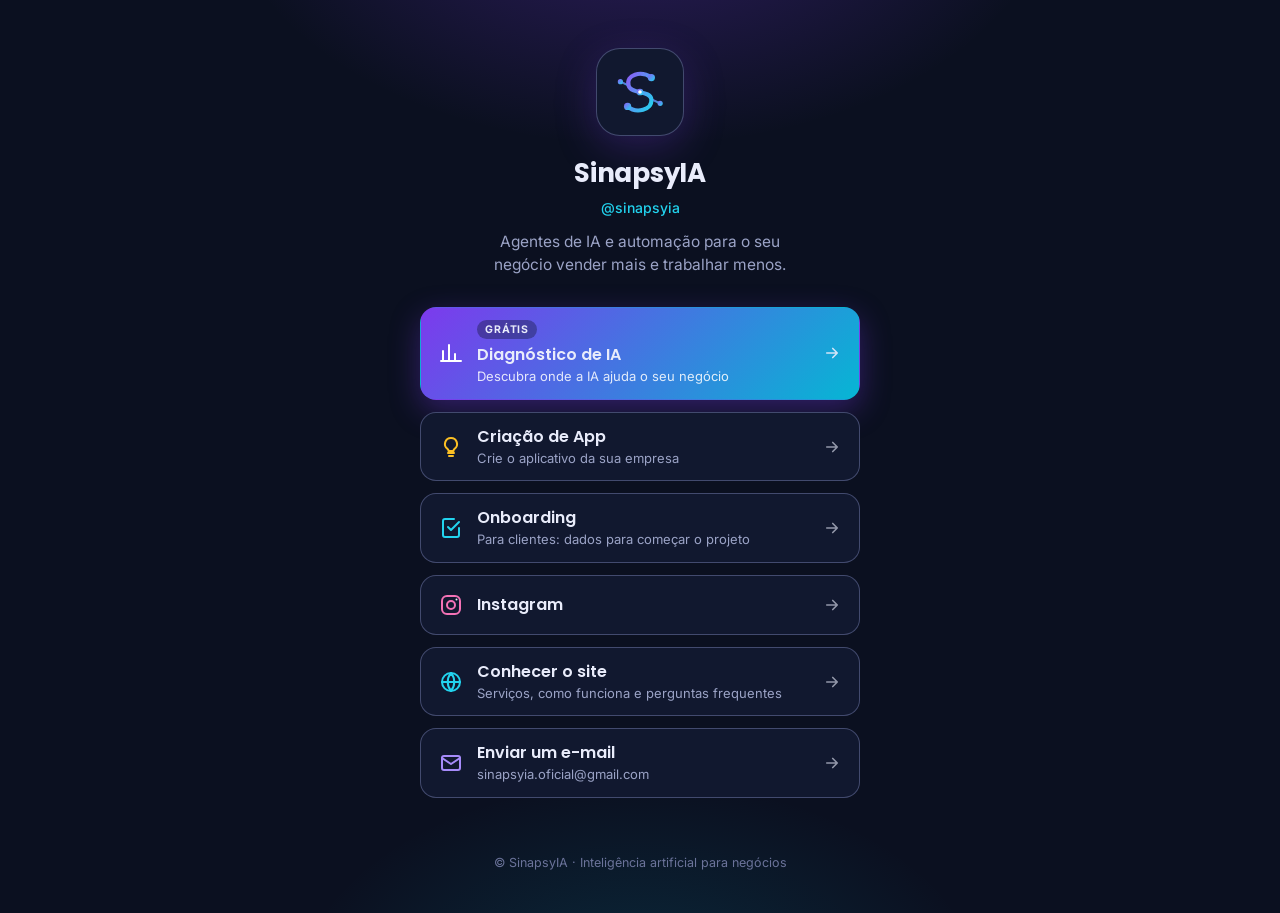
<file: links.html>
<!doctype html>
<html lang="pt-BR">
<head>
  <meta charset="utf-8">
  <meta name="viewport" content="width=device-width, initial-scale=1, viewport-fit=cover">
  <title>SinapsyIA | Links</title>
  <meta name="description" content="Diagnóstico de IA gratuito, site e contato da SinapsyIA.">
  <meta name="theme-color" content="#0B1020">
  <meta property="og:type" content="website">
  <meta property="og:title" content="SinapsyIA | Links">
  <meta property="og:description" content="Diagnóstico de IA gratuito, site e contato da SinapsyIA.">
  <meta property="og:url" content="https://sinapsyia.github.io/links.html">
  <meta property="og:image" content="https://sinapsyia.github.io/assets/og-image.png">
  <meta property="og:locale" content="pt_BR">
  <link rel="icon" type="image/svg+xml" href="assets/logo-mark.svg">
  <link rel="preconnect" href="https://fonts.googleapis.com">
  <link rel="preconnect" href="https://fonts.gstatic.com" crossorigin>
  <link href="https://fonts.googleapis.com/css2?family=Inter:wght@400;500;600&family=Poppins:wght@600;700&display=swap" rel="stylesheet">
  <style>
    :root{
      --bg:#0B1020; --surface:#11182F; --line:rgba(160,170,230,.18); --line-strong:rgba(160,170,230,.34);
      --fg:#E9ECFB; --muted:#9BA3C6; --cyan:#22D3EE;
      --grad:linear-gradient(135deg,#7C3AED 0%,#06B6D4 100%);
      color-scheme:dark;
    }
    *{box-sizing:border-box}
    html{background:var(--bg)}
    body{
      margin:0; min-height:100vh; min-height:100dvh;
      background:
        radial-gradient(600px 380px at 50% -120px, rgba(124,58,237,.32), transparent 70%),
        radial-gradient(500px 320px at 50% 110%, rgba(6,182,212,.16), transparent 70%),
        var(--bg);
      color:var(--fg); font-family:'Inter',system-ui,-apple-system,'Segoe UI',sans-serif; line-height:1.5;
      display:flex; justify-content:center;
      padding:max(48px,env(safe-area-inset-top)) max(16px,env(safe-area-inset-right)) max(40px,env(safe-area-inset-bottom)) max(16px,env(safe-area-inset-left));
    }
    main{width:100%; max-width:440px; display:flex; flex-direction:column; align-items:center; text-align:center}
    .logo{width:88px; height:88px; border-radius:24px; background:var(--surface); border:1px solid var(--line-strong);
      display:grid; place-items:center; box-shadow:0 12px 40px rgba(124,58,237,.25)}
    .logo img{width:62px; height:62px}
    h1{font-family:'Poppins',system-ui,sans-serif; font-weight:700; font-size:26px; margin:18px 0 4px; letter-spacing:-.01em}
    .handle{color:var(--cyan); font-size:14px; font-weight:500; margin:0}
    .bio{color:var(--muted); font-size:15.5px; margin:12px 0 30px; max-width:34ch; text-wrap:balance}
    nav{width:100%; display:flex; flex-direction:column; gap:12px}
    .btn{display:flex; align-items:center; gap:14px; width:100%; min-height:60px; padding:12px 18px;
      border-radius:16px; text-decoration:none; color:var(--fg); text-align:left;
      background:var(--surface); border:1px solid var(--line-strong);
      transition:transform .15s ease, border-color .15s ease, background .15s ease}
    .btn:hover{border-color:var(--cyan); transform:translateY(-1px)}
    .btn:active{transform:translateY(0)}
    .btn:focus-visible{outline:2px solid var(--cyan); outline-offset:3px}
    .btn svg{flex:none; width:24px; height:24px}
    .btn .txt{flex:1; display:flex; flex-direction:column; min-width:0}
    .btn .t{font-family:'Poppins',system-ui,sans-serif; font-weight:600; font-size:16px}
    .btn .s{font-size:13px; color:var(--muted)}
    .btn .arrow{flex:none; width:18px; height:18px; opacity:.6}
    .btn.main{background:var(--grad); border-color:transparent; min-height:72px; box-shadow:0 10px 30px rgba(124,58,237,.35)}
    .btn.main .s{color:rgba(255,255,255,.85)}
    .btn.main .arrow{opacity:.9}
    .btn.main:hover{border-color:transparent; filter:brightness(1.06)}
    .tag{display:inline-block; align-self:flex-start; font-size:10.5px; font-weight:700; letter-spacing:.08em; text-transform:uppercase;
      background:rgba(11,16,32,.35); border-radius:99px; padding:2px 8px; margin-bottom:4px}
    .toast{min-height:20px; margin:14px 0 0; font-size:13px; color:var(--cyan); opacity:0; transition:opacity .2s}
    .toast.on{opacity:1}
    footer{margin-top:22px; font-size:12.5px; color:#6B739A}
    @media (prefers-reduced-motion:reduce){.btn{transition:none}.btn:hover{transform:none}}
  </style>
</head>
<body>
  <main>
    <div class="logo"><img src="assets/logo-mark.svg" alt="Logo SinapsyIA"></div>
    <h1>SinapsyIA</h1>
    <p class="handle">@sinapsyia</p>
    <p class="bio">Agentes de IA e automação para o seu negócio vender mais e trabalhar menos.</p>

    <nav aria-label="Links da SinapsyIA">
      <a class="btn main" href="diagnostico/" target="_blank" rel="noopener">
        <svg viewBox="0 0 24 24" fill="none" stroke="#fff" stroke-width="2" stroke-linecap="round" stroke-linejoin="round" aria-hidden="true"><path d="M4 20V10M10 20V4M16 20v-7M22 20H2"/></svg>
        <span class="txt"><span class="tag">Grátis</span><span class="t">Diagnóstico de IA</span><span class="s">Descubra onde a IA ajuda o seu negócio</span></span>
        <svg class="arrow" viewBox="0 0 24 24" fill="none" stroke="currentColor" stroke-width="2.2" stroke-linecap="round" stroke-linejoin="round" aria-hidden="true"><path d="M5 12h14M13 6l6 6-6 6"/></svg>
      </a>

      <a class="btn" href="criar-app/" target="_blank" rel="noopener">
        <svg viewBox="0 0 24 24" fill="none" stroke="#FBBF24" stroke-width="2" stroke-linecap="round" stroke-linejoin="round" aria-hidden="true"><path d="M9 18h6M10 21h4M12 3a6 6 0 0 0-3.5 10.9c.6.4 1 1.1 1 1.8V16h5v-.3c0-.7.4-1.4 1-1.8A6 6 0 0 0 12 3Z"/></svg>
        <span class="txt"><span class="t">Criação de App</span><span class="s">Crie o aplicativo da sua empresa</span></span>
        <svg class="arrow" viewBox="0 0 24 24" fill="none" stroke="currentColor" stroke-width="2.2" stroke-linecap="round" stroke-linejoin="round" aria-hidden="true"><path d="M5 12h14M13 6l6 6-6 6"/></svg>
      </a>

      <a class="btn" href="onboarding/" target="_blank" rel="noopener">
        <svg viewBox="0 0 24 24" fill="none" stroke="#22D3EE" stroke-width="2" stroke-linecap="round" stroke-linejoin="round" aria-hidden="true"><path d="M9 11l3 3 8-8"/><path d="M20 12v7a2 2 0 0 1-2 2H6a2 2 0 0 1-2-2V5a2 2 0 0 1 2-2h9"/></svg>
        <span class="txt"><span class="t">Onboarding</span><span class="s">Para clientes: dados para começar o projeto</span></span>
        <svg class="arrow" viewBox="0 0 24 24" fill="none" stroke="currentColor" stroke-width="2.2" stroke-linecap="round" stroke-linejoin="round" aria-hidden="true"><path d="M5 12h14M13 6l6 6-6 6"/></svg>
      </a>

      <a class="btn" href="https://www.instagram.com/sinapsyia/" target="_blank" rel="noopener">
        <svg viewBox="0 0 24 24" fill="none" stroke="#F472B6" stroke-width="2" stroke-linecap="round" stroke-linejoin="round" aria-hidden="true"><rect x="3" y="3" width="18" height="18" rx="5"/><circle cx="12" cy="12" r="4"/><circle cx="17.5" cy="6.5" r="1" fill="currentColor" stroke="none"/></svg>
        <span class="txt"><span class="t">Instagram</span></span>
        <svg class="arrow" viewBox="0 0 24 24" fill="none" stroke="currentColor" stroke-width="2.2" stroke-linecap="round" stroke-linejoin="round" aria-hidden="true"><path d="M5 12h14M13 6l6 6-6 6"/></svg>
      </a>

      <a class="btn" href="https://sinapsyia.github.io/" target="_blank" rel="noopener">
        <svg viewBox="0 0 24 24" fill="none" stroke="#22D3EE" stroke-width="2" stroke-linecap="round" stroke-linejoin="round" aria-hidden="true"><circle cx="12" cy="12" r="9"/><path d="M3 12h18M12 3a14 14 0 0 1 0 18M12 3a14 14 0 0 0 0 18"/></svg>
        <span class="txt"><span class="t">Conhecer o site</span><span class="s">Serviços, como funciona e perguntas frequentes</span></span>
        <svg class="arrow" viewBox="0 0 24 24" fill="none" stroke="currentColor" stroke-width="2.2" stroke-linecap="round" stroke-linejoin="round" aria-hidden="true"><path d="M5 12h14M13 6l6 6-6 6"/></svg>
      </a>

      <a class="btn" id="email" href="mailto:sinapsyia.oficial@gmail.com">
        <svg viewBox="0 0 24 24" fill="none" stroke="#A78BFA" stroke-width="2" stroke-linecap="round" stroke-linejoin="round" aria-hidden="true"><rect x="3" y="5" width="18" height="14" rx="2"/><path d="m3 7 9 6 9-6"/></svg>
        <span class="txt"><span class="t">Enviar um e-mail</span><span class="s">sinapsyia.oficial@gmail.com</span></span>
        <svg class="arrow" viewBox="0 0 24 24" fill="none" stroke="currentColor" stroke-width="2.2" stroke-linecap="round" stroke-linejoin="round" aria-hidden="true"><path d="M5 12h14M13 6l6 6-6 6"/></svg>
      </a>
    </nav>

    <p class="toast" id="toast" role="status"></p>
    <footer>© SinapsyIA · Inteligência artificial para negócios</footer>
  </main>
  <script>
    // Abre o app de e-mail da pessoa com o endereço já no "Para" (mailto).
    // Também copia o endereço, para o caso de o celular não ter app de e-mail configurado.
    (function(){
      var a=document.getElementById('email'), t=document.getElementById('toast'), mail='sinapsyia.oficial@gmail.com';
      a.addEventListener('click',function(){
        try{
          if(navigator.clipboard){ navigator.clipboard.writeText(mail).then(function(){
            t.textContent='E-mail copiado: '+mail; t.classList.add('on');
            setTimeout(function(){ t.classList.remove('on'); },3500);
          },function(){}); }
        }catch(e){}
      });
    })();
  </script>
</body>
</html>
</file>
<file: styles.css>
/* =========================================================
   SinapsyIA: estilos do site (v2, premium escuro)
   Marca: roxo #7C3AED/#8B5CF6 → ciano #06B6D4/#22D3EE
   Fundo: navy #0B1020 | Títulos: Poppins | Texto: Inter
   ========================================================= */

:root {
  --bg: #0B1020;
  --bg-2: #0E1428;
  --surface: rgba(255, 255, 255, .035);
  --surface-2: rgba(255, 255, 255, .06);
  --solid: #121933;
  --border: rgba(160, 170, 255, .12);
  --border-2: rgba(160, 170, 255, .22);
  --text: #EEF1FA;
  --muted: #A3ACC8;
  --faint: #6F7896;
  --purple: #8B5CF6;
  --purple-d: #7C3AED;
  --violet-l: #A78BFA;
  --cyan: #22D3EE;
  --cyan-d: #06B6D4;
  --grad: linear-gradient(120deg, var(--purple-d), var(--cyan-d));
  --grad-txt: linear-gradient(100deg, #A78BFA 0%, #67E8F9 100%);
  --radius: 22px;
  --radius-sm: 14px;
  --header-h: 72px;
  --f-head: 'Poppins', system-ui, 'Segoe UI', Arial, sans-serif;
  --f-body: 'Inter', system-ui, 'Segoe UI', Arial, sans-serif;
  --ease: cubic-bezier(.2, .7, .2, 1);
}

*, *::before, *::after { box-sizing: border-box; }
[hidden] { display: none !important; }
html { scroll-behavior: smooth; scroll-padding-top: var(--header-h); }
body {
  margin: 0;
  background: var(--bg);
  color: var(--text);
  font-family: var(--f-body);
  font-size: 16.5px;
  line-height: 1.65;
  -webkit-font-smoothing: antialiased;
  overflow-x: hidden;
}
img, svg { display: block; max-width: 100%; }
a { color: inherit; text-decoration: none; }
h1, h2, h3 { font-family: var(--f-head); line-height: 1.1; margin: 0 0 .5em; letter-spacing: -0.025em; text-wrap: balance; }
h1 { font-size: clamp(2.3rem, 4.6vw, 3.9rem); font-weight: 700; }
h2 { font-size: clamp(1.9rem, 3.8vw, 3rem); font-weight: 700; }
h3 { font-size: 1.2rem; font-weight: 600; letter-spacing: -0.01em; line-height: 1.25; }
p { margin: 0 0 1em; }

.container { width: min(1180px, 100% - 32px); margin-inline: auto; }

.grad-text {
  background: var(--grad-txt);
  -webkit-background-clip: text;
  background-clip: text;
  color: transparent;
}
.eyebrow {
  display: inline-flex; align-items: center; gap: .6rem;
  font-family: var(--f-head);
  font-size: .78rem; font-weight: 600;
  letter-spacing: .16em; text-transform: uppercase;
  color: var(--cyan);
  margin-bottom: 1rem;
}
.eyebrow::before { content: ""; width: 22px; height: 2px; border-radius: 2px; background: var(--grad); }
.skip {
  position: absolute; left: -999px; top: 8px;
  background: #fff; color: #000; padding: 8px 14px; border-radius: 8px; z-index: 100;
}
.skip:focus { left: 8px; }
:focus-visible { outline: 2px solid var(--cyan); outline-offset: 3px; border-radius: 8px; }

/* ---------- Botões ---------- */
.btn {
  display: inline-flex; align-items: center; justify-content: center; gap: .6rem;
  font-family: var(--f-head); font-weight: 600; font-size: .98rem;
  padding: .8rem 1.4rem; min-height: 46px;
  border-radius: 999px; border: 1px solid transparent;
  cursor: pointer; transition: transform .25s var(--ease), box-shadow .25s, background .25s, border-color .25s;
  white-space: nowrap;
}
.btn:hover { transform: translateY(-2px); }
.btn--sm { padding: .55rem 1.15rem; min-height: 40px; font-size: .9rem; }
.btn--lg { padding: 1rem 1.7rem; min-height: 56px; font-size: 1.02rem; }
.btn--primary {
  background: var(--grad); color: #fff;
  box-shadow: 0 10px 30px -10px rgba(124, 58, 237, .8), inset 0 1px 0 rgba(255,255,255,.25);
}
.btn--primary:hover { box-shadow: 0 16px 40px -10px rgba(6, 182, 212, .75), inset 0 1px 0 rgba(255,255,255,.25); }
.btn--ghost { border-color: var(--border-2); background: rgba(255,255,255,.03); color: var(--text); }
.btn--ghost:hover { border-color: rgba(34, 211, 238, .55); background: rgba(34, 211, 238, .06); }
.btn--ghost .ico { transition: transform .25s var(--ease); }
.btn--ghost:hover .ico { transform: translateX(3px); }
.btn--light { background: #fff; color: #17123D; box-shadow: 0 14px 30px -12px rgba(0,0,0,.5); }
.btn--glass { background: rgba(255,255,255,.12); color: #fff; border-color: rgba(255,255,255,.35); }
.btn--glass:hover { background: rgba(255,255,255,.2); }
.ico { width: 20px; height: 20px; fill: none; stroke: currentColor; stroke-width: 2; stroke-linecap: round; stroke-linejoin: round; flex-shrink: 0; }
.ico--fill { stroke: none; }

/* ---------- Cabeçalho ---------- */
.header {
  position: fixed; inset: 0 0 auto 0; z-index: 50;
  height: var(--header-h);
  transition: background .3s, border-color .3s;
  border-bottom: 1px solid transparent;
}
.header.is-scrolled {
  background: rgba(11, 16, 32, .78);
  backdrop-filter: blur(16px) saturate(140%);
  -webkit-backdrop-filter: blur(16px) saturate(140%);
  border-bottom-color: var(--border);
}
.header__inner { height: 100%; display: flex; align-items: center; justify-content: space-between; gap: 1rem; }
.brand { display: inline-flex; align-items: center; gap: .55rem; font-family: var(--f-head); font-weight: 700; font-size: 1.3rem; letter-spacing: -.02em; }
.brand b { font-weight: 700; }
.nav { display: flex; align-items: center; gap: 1.8rem; font-size: .95rem; }
.nav a:not(.btn) { color: var(--muted); transition: color .2s; position: relative; }
.nav a:not(.btn):hover { color: var(--text); }
.nav a:not(.btn)::after {
  content: ""; position: absolute; left: 0; right: 0; bottom: -6px; height: 2px; border-radius: 2px;
  background: var(--grad); transform: scaleX(0); transform-origin: left; transition: transform .3s var(--ease);
}
.nav a:not(.btn):hover::after { transform: scaleX(1); }

/* Menu "Ferramentas" */
.tools { position: relative; }
.tools__btn { display: inline-flex; align-items: center; gap: .35rem; background: none; border: 0; padding: 0; cursor: pointer; font: inherit; color: var(--muted); transition: color .2s; }
.tools__btn:hover, .tools.is-open .tools__btn { color: var(--text); }
.tools__btn:focus-visible, .tools__item:focus-visible { outline: 2px solid var(--cyan); outline-offset: 3px; border-radius: 6px; }
.tools__chev { width: 16px; height: 16px; fill: none; stroke: currentColor; stroke-width: 2.2; stroke-linecap: round; stroke-linejoin: round; transition: transform .2s; }
.tools.is-open .tools__chev { transform: rotate(180deg); }
.tools__menu {
  position: absolute; top: calc(100% + 14px); left: 50%; translate: -50% 0; min-width: 290px;
  display: flex; flex-direction: column; gap: 4px; padding: 8px;
  background: var(--solid); border: 1px solid var(--border-2); border-radius: var(--radius-sm);
  box-shadow: 0 18px 50px rgba(0, 0, 0, .45);
  opacity: 0; visibility: hidden; transform: translateY(-6px); transition: opacity .2s, transform .2s, visibility .2s;
}
.tools.is-open .tools__menu { opacity: 1; visibility: visible; transform: none; }
.nav a.tools__item { display: flex; flex-direction: column; gap: 2px; padding: 10px 12px; border-radius: 10px; color: var(--text); }
.nav a.tools__item::after { display: none; }
.nav a.tools__item:hover { background: var(--surface-2); }
.tools__t { font-family: var(--f-head); font-weight: 600; font-size: .95rem; }
.tools__s { font-size: .82rem; color: var(--muted); }

.menu-btn { display: none; background: none; border: 0; padding: 10px; cursor: pointer; width: 44px; height: 44px; }
.menu-btn span { display: block; width: 22px; height: 2px; background: var(--text); border-radius: 2px; margin: 5px auto; transition: transform .3s, opacity .3s; }
.header.menu-open .menu-btn span:nth-child(1) { transform: translateY(7px) rotate(45deg); }
.header.menu-open .menu-btn span:nth-child(2) { opacity: 0; }
.header.menu-open .menu-btn span:nth-child(3) { transform: translateY(-7px) rotate(-45deg); }

/* ---------- Hero ---------- */
.hero {
  position: relative; isolation: isolate;
  min-height: 100svh;
  display: flex; align-items: center;
  padding: calc(var(--header-h) + 48px) 0 80px;
  overflow: hidden;
}
#synapse { position: absolute; inset: 0; width: 100%; height: 100%; z-index: -1; opacity: .5;
  -webkit-mask-image: radial-gradient(ellipse at 70% 40%, #000 20%, transparent 75%);
  mask-image: radial-gradient(ellipse at 70% 40%, #000 20%, transparent 75%); }
.hero__glow {
  position: absolute; z-index: -2; inset: 0;
  background:
    radial-gradient(600px 420px at 78% 30%, rgba(124, 58, 237, .32), transparent 70%),
    radial-gradient(520px 380px at 92% 75%, rgba(6, 182, 212, .2), transparent 70%),
    radial-gradient(500px 400px at 5% 10%, rgba(124, 58, 237, .12), transparent 70%);
}
.hero::after {
  content: ""; position: absolute; inset: 0; z-index: -1; pointer-events: none;
  background-image: linear-gradient(rgba(160,170,255,.05) 1px, transparent 1px), linear-gradient(90deg, rgba(160,170,255,.05) 1px, transparent 1px);
  background-size: 64px 64px;
  -webkit-mask-image: radial-gradient(ellipse at 50% 0%, #000 10%, transparent 65%);
  mask-image: radial-gradient(ellipse at 50% 0%, #000 10%, transparent 65%);
}
.hero__inner { display: grid; grid-template-columns: 1.15fr .85fr; gap: 64px; align-items: center; }
.hero h1 { margin-bottom: .45em; }
.lead { font-size: clamp(1.05rem, 1.5vw, 1.2rem); color: var(--muted); max-width: 560px; margin-bottom: 2rem; }

.pill {
  display: inline-flex; align-items: center; gap: .6rem;
  padding: .45rem 1rem .45rem .8rem; margin-bottom: 1.6rem;
  border: 1px solid var(--border-2); border-radius: 999px;
  background: rgba(255,255,255,.04);
  font-size: .88rem; color: var(--text);
}
.pill__dot { width: 8px; height: 8px; border-radius: 50%; background: var(--cyan); box-shadow: 0 0 0 4px rgba(34,211,238,.18); }

.hero__ctas { display: flex; flex-wrap: wrap; gap: 12px; margin-bottom: 2rem; }
.hero__chips { list-style: none; padding: 0; margin: 0; display: flex; flex-wrap: wrap; gap: 8px 22px; color: var(--muted); font-size: .92rem; }
.hero__chips li { display: inline-flex; align-items: center; gap: .45rem; }
.hero__chips .ico { width: 17px; height: 17px; color: var(--cyan); }

/* Demo do agente */
.demo {
  position: relative;
  background: linear-gradient(180deg, rgba(23, 30, 58, .92), rgba(15, 20, 40, .92));
  border: 1px solid var(--border-2);
  border-radius: 28px;
  padding: 18px;
  box-shadow: 0 40px 80px -30px rgba(0,0,0,.7), 0 0 0 1px rgba(255,255,255,.02) inset;
  backdrop-filter: blur(10px);
  -webkit-backdrop-filter: blur(10px);
  max-width: 440px; width: 100%; justify-self: end;
}
.demo::before {
  content: ""; position: absolute; inset: -1px; border-radius: inherit; padding: 1px; z-index: -1;
  background: linear-gradient(140deg, rgba(139,92,246,.7), transparent 40%, transparent 60%, rgba(34,211,238,.6));
  -webkit-mask: linear-gradient(#000 0 0) content-box, linear-gradient(#000 0 0);
  -webkit-mask-composite: xor; mask-composite: exclude;
}
.demo__bar { display: flex; align-items: center; gap: 12px; padding: 4px 6px 16px; border-bottom: 1px solid var(--border); }
.demo__avatar { width: 42px; height: 42px; border-radius: 50%; display: grid; place-items: center; background: #0B1020; border: 1px solid var(--border-2); }
.demo__name { margin: 0; font-family: var(--f-head); font-weight: 600; font-size: .98rem; line-height: 1.3; }
.demo__status { margin: 0; font-size: .8rem; color: var(--muted); display: flex; align-items: center; gap: 6px; }
.dot-live { width: 7px; height: 7px; border-radius: 50%; background: #34D399; box-shadow: 0 0 0 3px rgba(52,211,153,.2); }
.demo__body { display: flex; flex-direction: column; gap: 10px; padding: 18px 4px; min-height: 300px; justify-content: flex-end; }
.demo__foot { display: flex; justify-content: space-between; align-items: center; padding: 12px 6px 2px; border-top: 1px solid var(--border); font-size: .8rem; color: var(--muted); }
.demo__tag {
  font-family: var(--f-head); font-weight: 500; font-size: .78rem;
  padding: .3rem .75rem; border-radius: 999px;
  background: linear-gradient(120deg, rgba(124,58,237,.25), rgba(6,182,212,.2)); color: var(--text);
  border: 1px solid var(--border-2);
}
.demo__time { font-variant-numeric: tabular-nums; }
.demo__note { position: absolute; bottom: -28px; right: 8px; margin: 0; font-size: .75rem; color: var(--faint); }

/* Mensagens (demo e exemplos) */
.msg {
  margin: 0; max-width: 84%;
  padding: .7rem 1rem; border-radius: 18px;
  font-size: .93rem; line-height: 1.5;
}
.msg--in { align-self: flex-start; background: rgba(255,255,255,.07); border: 1px solid var(--border); border-bottom-left-radius: 6px; }
.msg--out { align-self: flex-end; background: var(--grad); color: #fff; border-bottom-right-radius: 6px; box-shadow: 0 8px 20px -10px rgba(124,58,237,.7); }
.msg.is-new { animation: msgIn .45s var(--ease) both; }
@keyframes msgIn { from { opacity: 0; transform: translateY(10px) scale(.97); } to { opacity: 1; transform: none; } }
.typing { align-self: flex-start; display: inline-flex; gap: 5px; padding: .85rem 1rem; border-radius: 18px; border-bottom-left-radius: 6px; background: rgba(255,255,255,.07); border: 1px solid var(--border); }
.typing--out { align-self: flex-end; background: rgba(124,58,237,.35); border-bottom-left-radius: 18px; border-bottom-right-radius: 6px; }
.typing span { width: 7px; height: 7px; border-radius: 50%; background: currentColor; opacity: .5; animation: blink 1.1s infinite; }
.typing span:nth-child(2) { animation-delay: .15s; }
.typing span:nth-child(3) { animation-delay: .3s; }
@keyframes blink { 0%, 60%, 100% { opacity: .25; transform: translateY(0); } 30% { opacity: .9; transform: translateY(-3px); } }

/* ---------- Faixa ---------- */
.ticker {
  border-block: 1px solid var(--border);
  background: var(--bg-2);
  overflow: hidden; padding: 18px 0;
  -webkit-mask-image: linear-gradient(90deg, transparent, #000 10%, #000 90%, transparent);
  mask-image: linear-gradient(90deg, transparent, #000 10%, #000 90%, transparent);
}
.ticker__track { display: flex; width: max-content; animation: ticker 40s linear infinite; }
.ticker span {
  font-family: var(--f-head); font-weight: 500; font-size: 1rem; color: var(--muted);
  padding: 0 28px; display: inline-flex; align-items: center; gap: 28px; white-space: nowrap;
}
.ticker span::after { content: ""; width: 6px; height: 6px; border-radius: 50%; background: var(--grad); margin-left: 28px; }
@keyframes ticker { to { transform: translateX(-50%); } }

/* ---------- Seções ---------- */
.section { padding: clamp(80px, 11vw, 136px) 0; position: relative; }
.section--band { background: var(--bg-2); border-block: 1px solid var(--border); }
.section__head { text-align: center; max-width: 760px; margin: 0 auto clamp(44px, 6vw, 68px); }
.section__head--left { text-align: left; margin: 0; }
.section__sub { color: var(--muted); font-size: 1.08rem; margin: 0; }

/* Problema */
.pains { display: grid; grid-template-columns: repeat(3, 1fr); border-top: 1px solid var(--border); }
.pain { padding: 36px 32px 8px 0; }
.pain + .pain { padding-left: 32px; border-left: 1px solid var(--border); }
.pain__n {
  display: block; font-family: var(--f-head); font-weight: 700; font-size: 3.2rem; line-height: 1;
  margin-bottom: 22px; letter-spacing: -.04em;
  background: var(--grad-txt); -webkit-background-clip: text; background-clip: text; color: transparent; opacity: .9;
}
.pain p { color: var(--muted); margin: 0; }

/* Bento */
.bento { display: grid; grid-template-columns: repeat(6, 1fr); gap: 18px; }
.tile {
  position: relative; overflow: hidden;
  background: var(--surface);
  border: 1px solid var(--border);
  border-radius: var(--radius);
  padding: 32px;
  transition: border-color .3s, transform .3s var(--ease), background .3s;
}
.tile:hover { border-color: var(--border-2); background: var(--surface-2); }
.tile p { color: var(--muted); }
.tile h3 { font-size: 1.45rem; }
.tile__kicker { font-family: var(--f-head); font-size: .8rem; font-weight: 600; letter-spacing: .08em; text-transform: uppercase; color: var(--violet-l) !important; margin-bottom: .9rem; }
.tile--agents { grid-column: span 4; grid-row: span 2; display: flex; flex-direction: column;
  background: radial-gradient(500px 300px at 100% 0%, rgba(124,58,237,.22), transparent 70%), radial-gradient(400px 260px at 0% 100%, rgba(6,182,212,.12), transparent 70%), var(--surface); }
.tile--agents h3 { font-size: clamp(1.6rem, 2.6vw, 2.1rem); max-width: 560px; }
.tile--agents > p { max-width: 560px; }
.tile--diag { grid-column: span 2; }
.tile--auto { grid-column: span 2; }
.tile--stat { grid-column: span 2; }
.tile--stat p:last-child { margin: 0; }
.stat { font-family: var(--f-head); font-weight: 700; font-size: 2.8rem; line-height: 1; letter-spacing: -.03em; margin: 0 0 .5rem !important;
  background: var(--grad-txt); -webkit-background-clip: text; background-clip: text; color: transparent !important; }

.badge {
  position: absolute; top: 24px; right: 24px;
  font-family: var(--f-head); font-size: .75rem; font-weight: 600; letter-spacing: .04em;
  padding: .35rem .8rem; border-radius: 999px; background: var(--grad); color: #fff;
}
.checks { list-style: none; padding: 0; margin: 0 0 1.5rem; display: grid; gap: .6rem; }
.checks li { display: flex; gap: .65rem; align-items: flex-start; color: var(--text); }
.checks .ico { width: 20px; height: 20px; padding: 3px; margin-top: 2px; border-radius: 50%; background: rgba(34,211,238,.14); color: var(--cyan); stroke-width: 3; }

.feed { list-style: none; padding: 6px; margin: 0 0 22px; border-radius: 18px; background: rgba(11,16,32,.55); border: 1px solid var(--border); display: grid; gap: 2px; }
.feed li { display: grid; grid-template-columns: 34px 1fr auto; gap: 12px; align-items: center; padding: 10px 12px; border-radius: 12px; font-size: .92rem; color: var(--muted); }
.feed li:first-child { background: rgba(255,255,255,.04); }
.feed b { color: var(--text); font-weight: 600; }
.feed__ico { width: 34px; height: 34px; display: grid; place-items: center; border-radius: 10px; background: rgba(124,58,237,.18); font-size: 1rem; }
.feed time { font-size: .8rem; color: var(--faint); font-variant-numeric: tabular-nums; }
.handoff { margin-top: auto; display: flex; align-items: center; gap: 0; padding-top: 12px; }
.handoff__node {
  font-family: var(--f-head); font-weight: 600; font-size: .85rem;
  padding: .55rem 1rem; border-radius: 12px; border: 1px solid var(--border-2); background: rgba(255,255,255,.04); white-space: nowrap;
}
.handoff__node--ai { background: var(--grad); border-color: transparent; color: #fff; }
.handoff__line { flex: 1; height: 2px; min-width: 40px; position: relative; overflow: hidden;
  background: repeating-linear-gradient(90deg, var(--border-2) 0 6px, transparent 6px 12px); }
.handoff__line::after { content: ""; position: absolute; top: -3px; left: 0; width: 8px; height: 8px; border-radius: 50%; background: var(--cyan); box-shadow: 0 0 12px var(--cyan); animation: travel 2.6s var(--ease) infinite; }
@keyframes travel { from { left: 0; } to { left: calc(100% - 8px); } }

.matrix { position: relative; display: grid; grid-template-columns: 1fr 1fr; gap: 6px; margin: 18px 0 0 22px; padding-bottom: 22px; }
.matrix__cell { font-family: var(--f-head); font-size: .74rem; font-weight: 500; text-align: center; padding: .7rem .3rem; border-radius: 10px; background: rgba(255,255,255,.04); border: 1px solid var(--border); color: var(--muted); }
.matrix__cell--win { background: var(--grad); color: #fff; border-color: transparent; }
.matrix__cell--off { opacity: .45; }
.matrix__y, .matrix__x { position: absolute; font-size: .68rem; letter-spacing: .1em; text-transform: uppercase; color: var(--faint); }
.matrix__y { left: -12px; top: calc(50% - 11px); transform: translate(-50%, -50%) rotate(-90deg); }
.matrix__x { bottom: 0; left: 50%; transform: translateX(-50%); }

.flow { display: flex; align-items: center; flex-wrap: wrap; gap: 6px; margin-top: 18px; }
.flow span { font-family: var(--f-head); font-size: .74rem; font-weight: 500; padding: .45rem .7rem; border-radius: 10px; border: 1px solid var(--border-2); background: rgba(255,255,255,.04); }
.flow .flow__ai { background: var(--grad); color: #fff; border-color: transparent; }
.flow i { width: 14px; height: 2px; background: var(--border-2); }

/* Etapas */
.steps { list-style: none; padding: 0; margin: 0; display: grid; grid-template-columns: repeat(4, 1fr); gap: 24px; position: relative; }
.steps::before {
  content: ""; position: absolute; top: 27px; left: 28px; right: calc(25% - 4px); height: 2px;
  background: linear-gradient(90deg, var(--purple-d), var(--cyan-d)); opacity: .45;
}
.step { position: relative; padding-right: 8px; }
.step__n {
  position: relative; z-index: 1;
  display: grid; place-items: center; width: 56px; height: 56px; border-radius: 50%;
  font-family: var(--f-head); font-weight: 700; font-size: 1.3rem;
  background: var(--bg-2); border: 2px solid transparent;
  background-image: linear-gradient(var(--bg-2), var(--bg-2)), var(--grad);
  background-origin: border-box; background-clip: padding-box, border-box;
  margin-bottom: 22px;
}
.step p { color: var(--muted); margin-bottom: .8rem; }
.step__tag { display: inline-block; font-size: .75rem; font-weight: 600; padding: .2rem .65rem; border-radius: 999px; background: rgba(52,211,153,.12); color: #6EE7B7; border: 1px solid rgba(52,211,153,.25); }

/* Exemplos */
.tabs { display: flex; flex-wrap: wrap; justify-content: center; gap: 6px; margin: 0 auto 28px; padding: 6px; border: 1px solid var(--border); border-radius: 999px; background: var(--surface); width: fit-content; max-width: 100%; }
.tabs button {
  font: inherit; font-family: var(--f-head); font-weight: 500; font-size: .92rem;
  color: var(--muted); background: transparent; border: 0;
  padding: .65rem 1.2rem; min-height: 44px; border-radius: 999px; cursor: pointer;
  transition: color .2s, background .2s;
}
.tabs button:hover { color: var(--text); }
.tabs button[aria-selected="true"] { background: var(--grad); color: #fff; box-shadow: 0 8px 20px -10px rgba(124,58,237,.8); }
.tabpanels { border: 1px solid var(--border); border-radius: 28px; background: var(--surface); padding: clamp(24px, 4vw, 48px); }
.tabpanel:not([hidden]) { animation: fade .4s var(--ease); }
@keyframes fade { from { opacity: 0; transform: translateY(6px); } to { opacity: 1; transform: none; } }
.example { display: grid; grid-template-columns: 1fr 1fr; gap: clamp(28px, 5vw, 64px); align-items: center; }
.example h3 { font-size: 1.6rem; margin-bottom: 1.2rem; }
.example .checks { margin: 0; }
.chat { display: flex; flex-direction: column; gap: 10px; padding: 24px; border-radius: 22px; background: rgba(11,16,32,.7); border: 1px solid var(--border); }
.note { text-align: center; color: var(--faint); font-size: .85rem; margin: 20px 0 0; }

/* Sobre */
.about { display: grid; grid-template-columns: 1fr 1fr; gap: clamp(40px, 6vw, 88px); align-items: center; }
.about__text p:not(.eyebrow) { color: var(--muted); font-size: 1.05rem; }
.values { list-style: none; padding: 0; margin: 0; display: grid; grid-template-columns: 1fr 1fr; gap: 16px; }
.value { padding: 26px; border-radius: var(--radius-sm); border: 1px solid var(--border); background: var(--surface); position: relative; }
.value::before { content: ""; display: block; width: 32px; height: 3px; border-radius: 3px; background: var(--grad); margin-bottom: 18px; }
.value h3 { font-size: 1.08rem; }
.value p { color: var(--muted); margin: 0; font-size: .95rem; }

/* FAQ */
.faq-wrap { display: grid; grid-template-columns: .8fr 1.2fr; gap: clamp(32px, 6vw, 88px); align-items: start; }
.faq-wrap .section__head { position: sticky; top: calc(var(--header-h) + 32px); }
.faq { border-top: 1px solid var(--border); }
.faq details { border-bottom: 1px solid var(--border); }
.faq summary {
  list-style: none; cursor: pointer;
  display: flex; justify-content: space-between; align-items: center; gap: 1rem;
  padding: 22px 0; min-height: 44px;
  font-family: var(--f-head); font-weight: 500; font-size: 1.08rem;
  transition: color .2s;
}
.faq summary::-webkit-details-marker { display: none; }
.faq summary:hover { color: var(--cyan); }
.faq summary::after {
  content: ""; flex-shrink: 0; width: 30px; height: 30px; border-radius: 50%;
  border: 1px solid var(--border-2);
  background:
    linear-gradient(var(--text), var(--text)) center / 12px 2px no-repeat,
    linear-gradient(var(--text), var(--text)) center / 2px 12px no-repeat;
  transition: transform .3s var(--ease), background-color .3s;
}
.faq details[open] summary::after { transform: rotate(45deg); background-color: rgba(124,58,237,.35); }
.faq details p { color: var(--muted); margin: 0; padding: 0 48px 24px 0; }

/* CTA */
.section--cta { padding-top: 0; }
.cta {
  position: relative; overflow: hidden; isolation: isolate;
  text-align: center;
  padding: clamp(56px, 8vw, 96px) clamp(24px, 6vw, 80px);
  border-radius: 32px;
  background: linear-gradient(125deg, #5B21B6 0%, #7C3AED 35%, #0891B2 100%);
}
.cta::before {
  content: ""; position: absolute; inset: 0; z-index: -1;
  background-image: radial-gradient(rgba(255,255,255,.18) 1px, transparent 1px);
  background-size: 22px 22px;
  -webkit-mask-image: radial-gradient(ellipse at center, #000 0%, transparent 70%);
  mask-image: radial-gradient(ellipse at center, #000 0%, transparent 70%);
}
.cta__mark { margin: 0 auto 24px; padding: 10px; background: #0B1020; border-radius: 20px; box-shadow: 0 10px 30px rgba(0,0,0,.3); }
.cta h2 { max-width: 760px; margin-inline: auto; color: #fff; }
.cta p { color: rgba(255,255,255,.88); font-size: 1.12rem; max-width: 560px; margin: 0 auto 2rem; }
.cta__btns { display: flex; flex-wrap: wrap; justify-content: center; gap: 12px; }

/* Rodapé */
.footer { border-top: 1px solid var(--border); padding: 48px 0 28px; }
.footer__inner { display: flex; flex-wrap: wrap; justify-content: space-between; gap: 28px; align-items: flex-start; }
.footer__tag { color: var(--muted); font-size: .92rem; margin: .6rem 0 0; }
.footer__links { list-style: none; padding: 0; margin: 0; display: flex; flex-wrap: wrap; gap: 10px 28px; }
.footer__links a { display: inline-flex; align-items: center; gap: .5rem; color: var(--muted); min-height: 44px; transition: color .2s; }
.footer__links a:hover { color: var(--text); }
.footer__bottom { margin-top: 28px; padding-top: 20px; border-top: 1px solid var(--border); color: var(--faint); font-size: .85rem; }
.footer__bottom p { margin: 0; }

/* WhatsApp flutuante (à esquerda: o canto direito é do widget do agente SquadOS) */
.wa-float {
  position: fixed; left: 20px; bottom: 20px; z-index: 40;
  width: 58px; height: 58px; border-radius: 50%;
  display: grid; place-items: center;
  background: #25D366; color: #fff;
  box-shadow: 0 12px 30px -8px rgba(37, 211, 102, .6);
  transition: transform .25s var(--ease);
}
.wa-float:hover { transform: scale(1.07); }
.wa-float .ico { width: 30px; height: 30px; }

/* ---------- Animação de entrada ---------- */
.reveal { opacity: 0; transform: translateY(22px); transition: opacity .8s var(--ease), transform .8s var(--ease); }
.reveal.is-visible { opacity: 1; transform: none; }

/* ---------- Responsivo ---------- */
@media (max-width: 1020px) {
  .hero__inner { grid-template-columns: 1fr; gap: 56px; }
  .demo { justify-self: start; }
  .bento { grid-template-columns: repeat(2, 1fr); }
  .tile--agents { grid-column: span 2; grid-row: auto; }
  .tile--diag, .tile--auto { grid-column: span 1; }
  .tile--stat { grid-column: span 2; display: flex; align-items: center; gap: 24px; }
  .tile--stat .stat { min-width: 110px; margin: 0 !important; }
  .steps { grid-template-columns: repeat(2, 1fr); row-gap: 40px; }
  .steps::before { display: none; }
  .about, .faq-wrap { grid-template-columns: 1fr; }
  .faq-wrap .section__head { position: static; }
}

@media (max-width: 860px) {
  .menu-btn { display: block; position: relative; z-index: 2; }
  .nav {
    position: fixed; inset: var(--header-h) 0 auto 0;
    flex-direction: column; align-items: stretch; gap: 0;
    padding: 12px 16px 24px;
    background: rgba(11, 16, 32, .97);
    border-bottom: 1px solid var(--border);
    transform: translateY(-12px); opacity: 0; visibility: hidden;
    transition: transform .3s var(--ease), opacity .3s, visibility .3s;
  }
  .nav.is-open { transform: none; opacity: 1; visibility: visible; }
  .nav a:not(.btn) { padding: 14px 4px; border-bottom: 1px solid var(--border); font-size: 1.05rem; }
  .nav a:not(.btn)::after { display: none; }
  .nav__cta { margin-top: 16px; min-height: 50px; }
  .tools__btn { width: 100%; justify-content: space-between; padding: 14px 4px; border-bottom: 1px solid var(--border); font-size: 1.05rem; }
  .tools__menu { position: static; translate: none; min-width: 0; transform: none; box-shadow: none; background: transparent; border: 0; padding: 4px 0 8px; display: none; opacity: 1; visibility: visible; }
  .tools.is-open .tools__menu { display: flex; }
  .nav a.tools__item { padding: 12px 12px; border-bottom: 0; background: var(--surface); }
  .header.menu-open { background: rgba(11, 16, 32, .97); }
  .pains { grid-template-columns: 1fr; border-top: 0; }
  .pain, .pain + .pain { padding: 28px 0; border-left: 0; border-top: 1px solid var(--border); }
  .example { grid-template-columns: 1fr; }
  .tabs { border-radius: 22px; }
}

@media (max-width: 600px) {
  body { font-size: 16px; }
  .hero { padding-top: calc(var(--header-h) + 32px); min-height: auto; }
  .hero__ctas .btn { width: 100%; }
  .bento { grid-template-columns: 1fr; }
  .tile--agents, .tile--diag, .tile--auto, .tile--stat { grid-column: auto; }
  .tile { padding: 26px 22px; }
  .tile--stat { flex-direction: column; align-items: flex-start; gap: 6px; }
  .badge { position: static; align-self: flex-start; margin-bottom: 16px; }
  .steps { grid-template-columns: 1fr; }
  .values { grid-template-columns: 1fr; }
  .tabs button { flex: 1 1 45%; padding: .6rem .7rem; font-size: .86rem; }
  .cta__btns .btn { width: 100%; }
  .faq details p { padding-right: 0; }
  .demo__body { min-height: 280px; }
}

@media (prefers-reduced-motion: reduce) {
  html { scroll-behavior: auto; }
  *, *::before, *::after { animation: none !important; transition: none !important; }
  .reveal { opacity: 1; transform: none; }
}
</file>
<file: site/styles.css>
/* =========================================================
   SinapsyIA: estilos do site
   Cores da marca: roxo #7C3AED/#8B5CF6 → ciano #06B6D4/#22D3EE
   Fundo: navy #0B1020 | Fonte: Poppins
   ========================================================= */

:root {
  --bg: #0B1020;
  --bg-2: #10162B;
  --surface: #151C36;
  --surface-2: #1B2444;
  --border: rgba(148, 163, 255, 0.14);
  --text: #E8ECF8;
  --muted: #9AA4C2;
  --purple: #8B5CF6;
  --purple-d: #7C3AED;
  --cyan: #22D3EE;
  --cyan-d: #06B6D4;
  --grad: linear-gradient(120deg, var(--purple-d), var(--cyan-d));
  --grad-soft: linear-gradient(120deg, rgba(124, 58, 237, .18), rgba(6, 182, 212, .18));
  --radius: 18px;
  --shadow: 0 20px 50px -20px rgba(0, 0, 0, .6);
  --header-h: 72px;
}

*, *::before, *::after { box-sizing: border-box; }
html { scroll-behavior: smooth; scroll-padding-top: var(--header-h); }
body {
  margin: 0;
  background: var(--bg);
  color: var(--text);
  font-family: 'Poppins', system-ui, 'Segoe UI', Arial, sans-serif;
  font-size: 16px;
  line-height: 1.65;
  -webkit-font-smoothing: antialiased;
  overflow-x: hidden;
}
img, svg { display: block; max-width: 100%; }
a { color: inherit; text-decoration: none; }
h1, h2, h3 { line-height: 1.15; margin: 0 0 .5em; letter-spacing: -0.02em; }
h1 { font-size: clamp(2.2rem, 5.5vw, 4rem); font-weight: 800; }
h2 { font-size: clamp(1.75rem, 3.6vw, 2.75rem); font-weight: 700; }
h3 { font-size: 1.15rem; font-weight: 600; }
p { margin: 0 0 1em; }

.container { width: min(1160px, 100% - 32px); margin-inline: auto; }
.container--narrow { width: min(820px, 100% - 32px); }

.grad-text {
  background: var(--grad);
  -webkit-background-clip: text;
  background-clip: text;
  color: transparent;
}
.eyebrow {
  display: inline-block;
  font-size: .8rem;
  font-weight: 600;
  letter-spacing: .14em;
  text-transform: uppercase;
  color: var(--cyan);
  margin-bottom: .9rem;
}
.skip {
  position: absolute; left: -999px; top: 8px;
  background: #fff; color: #000; padding: 8px 14px; border-radius: 8px; z-index: 100;
}
.skip:focus { left: 8px; }
:focus-visible { outline: 2px solid var(--cyan); outline-offset: 3px; border-radius: 6px; }

/* ---------- Botões ---------- */
.btn {
  display: inline-flex; align-items: center; justify-content: center; gap: .55rem;
  font: inherit; font-weight: 600;
  padding: .8rem 1.4rem; border-radius: 999px; border: 1px solid transparent;
  cursor: pointer; transition: transform .2s, box-shadow .2s, background .2s;
  white-space: nowrap;
}
.btn:hover { transform: translateY(-2px); }
.btn--sm { padding: .55rem 1.1rem; font-size: .9rem; }
.btn--lg { padding: 1rem 1.7rem; font-size: 1.02rem; }
.btn--primary { background: var(--grad); color: #fff; box-shadow: 0 10px 30px -10px rgba(124, 58, 237, .7); }
.btn--primary:hover { box-shadow: 0 14px 36px -10px rgba(6, 182, 212, .7); }
.btn--ghost { border-color: var(--border); background: rgba(255,255,255,.03); color: var(--text); }
.btn--ghost:hover { border-color: rgba(34, 211, 238, .5); }
.btn--light { background: #fff; color: #1B1446; }
.ico { width: 20px; height: 20px; fill: none; stroke: currentColor; stroke-width: 2; stroke-linecap: round; stroke-linejoin: round; flex-shrink: 0; }

/* ---------- Cabeçalho ---------- */
.header {
  position: fixed; inset: 0 0 auto 0; z-index: 50;
  height: var(--header-h);
  transition: background .3s, border-color .3s;
  border-bottom: 1px solid transparent;
}
.header.is-scrolled {
  background: rgba(11, 16, 32, .82);
  backdrop-filter: blur(14px);
  -webkit-backdrop-filter: blur(14px);
  border-bottom-color: var(--border);
}
.header__inner { height: 100%; display: flex; align-items: center; justify-content: space-between; gap: 1rem; }
.brand { display: inline-flex; align-items: center; gap: .55rem; font-weight: 700; font-size: 1.3rem; letter-spacing: -.02em; }
.brand b { font-weight: 700; }
.nav { display: flex; align-items: center; gap: 1.7rem; font-size: .95rem; }
.nav a:not(.btn) { color: var(--muted); transition: color .2s; }
.nav a:not(.btn):hover { color: var(--text); }
.menu-btn { display: none; }

/* ---------- Hero ---------- */
.hero {
  position: relative;
  min-height: 100svh;
  display: flex; align-items: center;
  padding: calc(var(--header-h) + 40px) 0 80px;
  overflow: hidden;
  background:
    radial-gradient(60% 50% at 80% 20%, rgba(124, 58, 237, .28), transparent 70%),
    radial-gradient(50% 50% at 10% 90%, rgba(6, 182, 212, .2), transparent 70%),
    var(--bg);
}
#synapse { position: absolute; inset: 0; width: 100%; height: 100%; opacity: .6; }
.hero__inner { position: relative; max-width: 880px; text-align: center; }
.hero .lead { font-size: clamp(1.02rem, 1.6vw, 1.2rem); color: var(--muted); max-width: 680px; margin: 1.2rem auto 2.2rem; }
.hero__ctas { display: flex; flex-wrap: wrap; gap: .9rem; justify-content: center; }
.hero__chips {
  list-style: none; padding: 0; margin: 2.6rem 0 0;
  display: flex; flex-wrap: wrap; justify-content: center; gap: .6rem 1.6rem;
  font-size: .9rem; color: var(--muted);
}
.hero__chips li::before {
  content: ""; display: inline-block; width: 8px; height: 8px; border-radius: 50%;
  background: var(--grad); margin-right: .55rem; vertical-align: middle;
}

/* ---------- Seções ---------- */
.section { padding: clamp(72px, 10vw, 120px) 0; }
.section--alt { background: var(--bg-2); border-block: 1px solid var(--border); }
.section__head { text-align: center; max-width: 760px; margin: 0 auto clamp(40px, 6vw, 64px); }
.section__sub { color: var(--muted); font-size: 1.05rem; }

.grid { display: grid; gap: 22px; }
.grid--3 { grid-template-columns: repeat(3, 1fr); }

.card {
  position: relative;
  background: var(--surface);
  border: 1px solid var(--border);
  border-radius: var(--radius);
  padding: 30px 28px;
  transition: transform .25s, border-color .25s;
}
.card:hover { transform: translateY(-4px); border-color: rgba(139, 92, 246, .45); }
.card p { color: var(--muted); }
.card__num { display: block; font-size: 2.2rem; font-weight: 800; margin-bottom: .6rem; line-height: 1; }
.card--pain .card__num { background: var(--grad); -webkit-background-clip: text; background-clip: text; color: transparent; opacity: .9; }

.card--service { display: flex; flex-direction: column; }
.card__icon {
  width: 56px; height: 56px; border-radius: 16px;
  display: grid; place-items: center;
  background: var(--grad-soft); border: 1px solid var(--border);
  margin-bottom: 1.3rem; color: var(--cyan);
}
.card__icon svg { width: 28px; height: 28px; fill: none; stroke: currentColor; stroke-width: 1.8; stroke-linecap: round; stroke-linejoin: round; }
.card--featured {
  background:
    linear-gradient(var(--surface-2), var(--surface-2)) padding-box,
    var(--grad) border-box;
  border: 1.5px solid transparent;
  box-shadow: 0 30px 60px -30px rgba(124, 58, 237, .6);
}
.badge {
  position: absolute; top: 18px; right: 18px;
  font-size: .72rem; font-weight: 600; letter-spacing: .06em; text-transform: uppercase;
  padding: .3rem .7rem; border-radius: 999px; background: var(--grad); color: #fff;
}

.checks { list-style: none; padding: 0; margin: auto 0 0; display: grid; gap: .55rem; font-size: .95rem; }
.checks li { position: relative; padding-left: 1.7rem; }
.checks li::before {
  content: ""; position: absolute; left: 0; top: .32em;
  width: 1.05rem; height: 1.05rem; border-radius: 50%;
  background: var(--grad-soft) ;
  border: 1px solid rgba(34, 211, 238, .5);
}
.checks li::after {
  content: ""; position: absolute; left: .36rem; top: .52em;
  width: .3rem; height: .55rem; border: solid var(--cyan); border-width: 0 2px 2px 0;
  transform: rotate(45deg);
}

/* ---------- Etapas ---------- */
.steps {
  list-style: none; padding: 0; margin: 0;
  display: grid; grid-template-columns: repeat(4, 1fr); gap: 22px;
  position: relative;
}
.steps::before {
  content: ""; position: absolute; top: 27px; left: 12%; right: 12%; height: 2px;
  background: var(--grad); opacity: .35;
}
.step { position: relative; text-align: center; padding: 0 8px; }
.step__n {
  position: relative;
  width: 56px; height: 56px; border-radius: 50%;
  display: grid; place-items: center; margin: 0 auto 1.2rem;
  font-weight: 700; font-size: 1.25rem;
  background: var(--bg);
  border: 2px solid transparent;
  background-image: linear-gradient(var(--bg), var(--bg)), var(--grad);
  background-origin: border-box; background-clip: padding-box, border-box;
}
.step p { color: var(--muted); font-size: .95rem; }

/* ---------- Exemplos (abas) ---------- */
.tabs { display: flex; flex-wrap: wrap; justify-content: center; gap: .6rem; margin-bottom: 28px; }
.tabs button {
  font: inherit; font-size: .92rem; font-weight: 500;
  color: var(--muted); background: transparent;
  border: 1px solid var(--border); border-radius: 999px;
  padding: .6rem 1.2rem; cursor: pointer; transition: all .2s;
}
.tabs button:hover { color: var(--text); border-color: rgba(34, 211, 238, .4); }
.tabs button[aria-selected="true"] { color: #fff; background: var(--grad); border-color: transparent; }
.tabpanels { background: var(--surface); border: 1px solid var(--border); border-radius: var(--radius); padding: clamp(24px, 4vw, 44px); }
.example { display: grid; grid-template-columns: 1fr 1fr; gap: clamp(24px, 4vw, 56px); align-items: center; }
.example h3 { font-size: 1.4rem; margin-bottom: 1.1rem; }
.example .checks { margin: 0; }
.chat {
  background: var(--bg); border: 1px solid var(--border); border-radius: 22px;
  padding: 22px; display: flex; flex-direction: column; gap: .65rem;
}
.chat__msg { margin: 0; max-width: 85%; padding: .7rem 1rem; border-radius: 16px; font-size: .92rem; line-height: 1.5; }
.chat__msg--in { align-self: flex-start; background: var(--surface-2); border-bottom-left-radius: 4px; }
.chat__msg--out { align-self: flex-end; background: var(--grad); color: #fff; border-bottom-right-radius: 4px; }
.tabpanel:not([hidden]) .chat__msg { animation: pop .4s both; }
.tabpanel:not([hidden]) .chat__msg:nth-child(2) { animation-delay: .25s; }
.tabpanel:not([hidden]) .chat__msg:nth-child(3) { animation-delay: .5s; }
.tabpanel:not([hidden]) .chat__msg:nth-child(4) { animation-delay: .75s; }
@keyframes pop { from { opacity: 0; transform: translateY(8px) scale(.98); } }
.note { text-align: center; font-size: .82rem; color: var(--muted); margin-top: 1.2rem; }

/* ---------- Sobre ---------- */
.about { display: grid; grid-template-columns: 1.1fr 1fr; gap: clamp(32px, 6vw, 80px); align-items: center; }
.about__text p { color: var(--muted); font-size: 1.05rem; }
.values { list-style: none; padding: 0; margin: 0; display: grid; grid-template-columns: 1fr 1fr; gap: 18px; }
.value { background: var(--surface); border: 1px solid var(--border); border-radius: var(--radius); padding: 24px; }
.value h3 { font-size: 1.02rem; }
.value h3::before {
  content: ""; display: block; width: 28px; height: 3px; border-radius: 3px;
  background: var(--grad); margin-bottom: .9rem;
}
.value p { color: var(--muted); font-size: .92rem; margin: 0; }

/* ---------- FAQ ---------- */
.faq { display: grid; gap: 12px; }
.faq details { background: var(--surface); border: 1px solid var(--border); border-radius: 14px; transition: border-color .2s; }
.faq details[open] { border-color: rgba(139, 92, 246, .5); }
.faq summary {
  list-style: none; cursor: pointer;
  padding: 20px 56px 20px 24px; font-weight: 600; position: relative;
}
.faq summary::-webkit-details-marker { display: none; }
.faq summary::after {
  content: "+"; position: absolute; right: 22px; top: 50%; transform: translateY(-50%);
  font-size: 1.5rem; font-weight: 400; color: var(--cyan); transition: transform .25s;
}
.faq details[open] summary::after { transform: translateY(-50%) rotate(45deg); }
.faq details p { padding: 0 24px 22px; margin: 0; color: var(--muted); }

/* ---------- CTA ---------- */
.cta {
  position: relative; overflow: hidden; text-align: center;
  background: var(--grad); border-radius: 28px;
  padding: clamp(48px, 7vw, 80px) clamp(24px, 5vw, 64px);
  box-shadow: 0 40px 80px -40px rgba(124, 58, 237, .8);
}
.cta::before {
  content: ""; position: absolute; inset: 0;
  background: radial-gradient(60% 80% at 50% 0%, rgba(255,255,255,.22), transparent 70%);
  pointer-events: none;
}
.cta > * { position: relative; }
.cta h2 { color: #fff; max-width: 720px; margin-inline: auto; }
.cta p { color: rgba(255,255,255,.88); font-size: 1.1rem; margin-bottom: 2rem; }
.cta__mark { margin: 0 auto 1.2rem; filter: brightness(0) invert(1); opacity: .95; }

/* ---------- Rodapé ---------- */
.footer { border-top: 1px solid var(--border); padding: 48px 0 28px; background: var(--bg-2); }
.footer__inner { display: flex; flex-wrap: wrap; justify-content: space-between; gap: 24px; align-items: center; }
.footer__tag { color: var(--muted); font-size: .9rem; margin: .4rem 0 0; }
.footer__links { list-style: none; padding: 0; margin: 0; display: flex; flex-wrap: wrap; gap: 12px 28px; }
.footer__links a { display: inline-flex; align-items: center; gap: .5rem; color: var(--muted); transition: color .2s; word-break: break-all; }
.footer__links a:hover { color: var(--text); }
.footer__bottom { margin-top: 32px; padding-top: 20px; border-top: 1px solid var(--border); }
.footer__bottom p { margin: 0; font-size: .85rem; color: var(--muted); }

/* ---------- Animação de entrada ---------- */
.reveal { opacity: 0; transform: translateY(24px); transition: opacity .7s ease, transform .7s ease; }
.reveal.is-visible { opacity: 1; transform: none; }
.no-js .reveal { opacity: 1; transform: none; }

/* ---------- Responsivo ---------- */
@media (max-width: 960px) {
  .grid--3 { grid-template-columns: 1fr; max-width: 560px; margin-inline: auto; }
  .steps { grid-template-columns: 1fr 1fr; row-gap: 40px; }
  .steps::before { display: none; }
  .example, .about { grid-template-columns: 1fr; }
}

@media (max-width: 820px) {
  .menu-btn {
    display: grid; place-content: center; gap: 5px;
    width: 44px; height: 44px; border-radius: 12px;
    background: rgba(255,255,255,.05); border: 1px solid var(--border); cursor: pointer;
  }
  .menu-btn span { display: block; width: 20px; height: 2px; background: var(--text); border-radius: 2px; transition: transform .25s, opacity .25s; }
  .menu-btn[aria-expanded="true"] span:nth-child(1) { transform: translateY(7px) rotate(45deg); }
  .menu-btn[aria-expanded="true"] span:nth-child(2) { opacity: 0; }
  .menu-btn[aria-expanded="true"] span:nth-child(3) { transform: translateY(-7px) rotate(-45deg); }

  .nav {
    position: fixed; top: var(--header-h); left: 0; right: 0;
    flex-direction: column; align-items: stretch; gap: 0;
    background: var(--bg);
    border-bottom: 1px solid var(--border);
    box-shadow: 0 30px 40px -20px rgba(0, 0, 0, .7);
    padding: 8px 16px 20px;
    transform: translateY(-110%); opacity: 0; visibility: hidden;
    transition: transform .3s, opacity .3s, visibility .3s;
  }
  .nav.is-open { transform: none; opacity: 1; visibility: visible; }
  .nav a:not(.btn) { padding: 14px 4px; border-bottom: 1px solid var(--border); font-size: 1.05rem; color: var(--text); }
  .nav__cta { margin-top: 16px; padding: .9rem; }
  .header.menu-open { background: rgba(11, 16, 32, .97); }
}

@media (max-width: 560px) {
  .steps { grid-template-columns: 1fr; }
  .values { grid-template-columns: 1fr; }
  .hero__ctas .btn { width: 100%; }
  .btn--lg { white-space: normal; }
  .tabs button { flex: 1 1 calc(50% - .6rem); padding: .6rem .5rem; font-size: .85rem; }
}

@media (prefers-reduced-motion: reduce) {
  html { scroll-behavior: auto; }
  .reveal { opacity: 1; transform: none; transition: none; }
  .tabpanel .chat__msg { animation: none !important; }
  .btn:hover, .card:hover { transform: none; }
}
</file>
